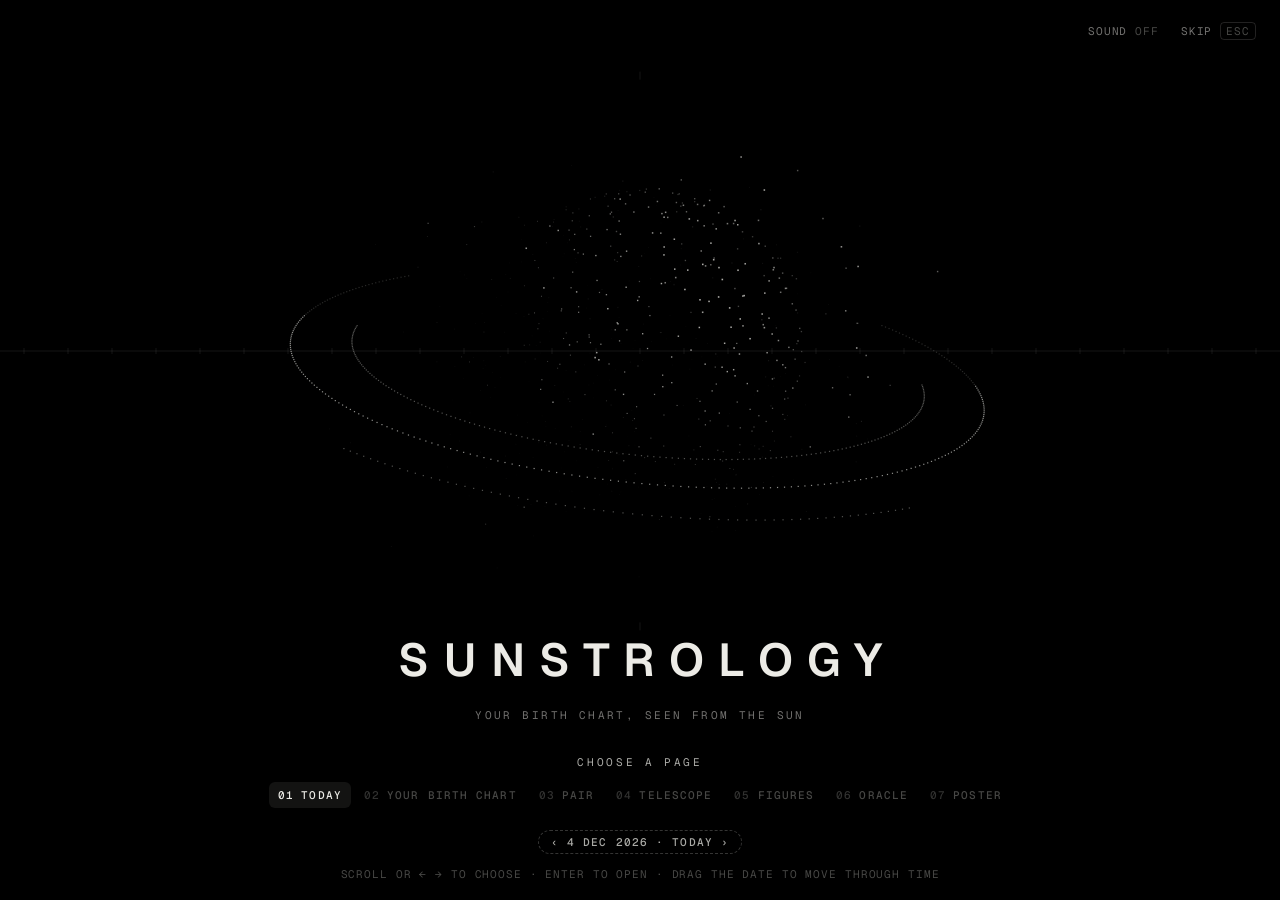
<file: web/index.html>
<!doctype html>
<html lang="en">
<head>
  <meta charset="utf-8">
  <meta name="viewport" content="width=device-width, initial-scale=1, viewport-fit=cover">
  <title>Sunstrology: the sky from the Sun</title>
  <meta name="description" content="A sun-centred birth chart. Real orbital mechanics, seen from the Sun, with Earth as you.">
  <meta name="theme-color" content="#000000">
  <link rel="icon" href="assets/favicon.svg" type="image/svg+xml">
  <link rel="icon" href="assets/favicon-32.png" sizes="32x32" type="image/png">
  <link rel="apple-touch-icon" href="assets/apple-touch-icon.png">
  <meta property="og:type" content="website">
  <meta property="og:title" content="Sunstrology: the sky from the Sun">
  <meta property="og:description" content="A sun-centred birth chart. Real orbital mechanics, seen from the Sun, with Earth as you.">
  <meta property="og:image" content="https://sunstrology.com/assets/link-preview.png">
  <meta property="og:image:width" content="1200">
  <meta property="og:image:height" content="630">
  <meta name="twitter:card" content="summary_large_image">
  <meta name="twitter:image" content="https://sunstrology.com/assets/link-preview.png">
  <link rel="manifest" href="manifest.webmanifest">
  <link rel="preconnect" href="https://fonts.googleapis.com">
  <link rel="preconnect" href="https://fonts.gstatic.com" crossorigin>
  <link href="https://fonts.googleapis.com/css2?family=Geist:wght@400;500;600&family=Geist+Mono:wght@400;500&display=swap" rel="stylesheet">
  <link rel="stylesheet" href="css/tokens.css">
  <link rel="stylesheet" href="css/app.css">
  <script>
    // before anything paints: if the front-door intro is going to play, keep the page hidden so it can't flash first
    try { var h = location.hash; if (!localStorage.getItem('sun.intro') && (!h || h === '#/' || h === '#/sky')) document.documentElement.classList.add('intro-pending'); } catch (e) { }
  </script>
</head>
<body>
<div class="app" id="app">

  <!-- sidebar (desktop) -->
  <aside class="side" id="side">
    <a class="brand" href="#/sky" aria-label="Sunstrology home">
      <span class="brand-mark" id="brandMark"></span>
      <span class="brand-name">SUNSTROLOGY</span>
      <span class="brand-ver">v2.0</span>
    </a>
    <nav class="nav" aria-label="Views">
      <a href="#/sky" data-view="sky"><i data-ico="sky"></i>Today<kbd>1</kbd></a>
      <a href="#/chart" data-view="chart"><i data-ico="chart"></i>Your birth chart<kbd>2</kbd></a>
      <a href="#/pair" data-view="pair"><i data-ico="pair"></i>Pair<kbd>3</kbd></a>
      <a href="#/telescope" data-view="telescope"><i data-ico="scope"></i>Telescope<kbd>4</kbd></a>
      <a href="#/figures" data-view="figures"><i data-ico="figures"></i>Figures<kbd>5</kbd></a>
      <a href="#/oracle" data-view="oracle"><i data-ico="oracle"></i>Oracle<kbd>6</kbd></a>
      <a href="#/poster" data-view="poster"><i data-ico="poster"></i>Poster<kbd>7</kbd></a>
    </nav>
    <div class="side-head"><span>PEOPLE</span><button class="add-bday" id="addPerson" title="Add a birthday"><i data-ico="plus"></i>Add birthday</button></div>
    <ul class="people" id="people"></ul>
    <div class="side-foot">
      <button class="icon-btn" id="themeBtn" title="Light / dark" aria-label="Toggle light and dark"><i data-ico="theme"></i></button>
      <button class="icon-btn" id="aboutBtn" title="About" aria-label="About"><i data-ico="info"></i></button>
      <span class="side-note mono">Kepler-solved · 1800–2050</span>
    </div>
  </aside>

  <!-- top bar (mobile) -->
  <header class="topbar">
    <a class="brand" href="#/sky"><span class="brand-mark" id="brandMarkM"></span><span class="brand-name">SUNSTROLOGY</span></a>
    <button class="icon-btn omenu-open-m" data-act="menu" aria-label="Open the orbit menu"><svg viewBox="0 0 16 16" width="15" height="15" fill="none" stroke="currentColor" stroke-width="1.4" aria-hidden="true"><circle cx="8" cy="8" r="2.2" fill="currentColor" stroke="none"/><ellipse cx="8" cy="8" rx="6.6" ry="2.6" transform="rotate(-12 8 8)"/></svg></button>
    <button class="who" id="whoBtn" aria-label="Switch person"><span class="who-seal" id="whoSeal"></span><span id="whoName">—</span><i data-ico="chev"></i></button>
  </header>

  <main class="main">
    <header class="crumbs">
      <div class="crumb"><span id="crumbPerson">—</span><span class="sep">/</span><span id="crumbView">Today</span></div>
      <div class="crumb-actions" id="crumbActions"><button class="btn btn-sm ghost omenu-open" data-act="menu" title="Orbit menu (M)"><svg viewBox="0 0 16 16" width="15" height="15" fill="none" stroke="currentColor" stroke-width="1.4" aria-hidden="true"><circle cx="8" cy="8" r="2.2" fill="currentColor" stroke="none"/><ellipse cx="8" cy="8" rx="6.6" ry="2.6" transform="rotate(-12 8 8)"/></svg>Menu<kbd>M</kbd></button></div>
    </header>

    <section class="view view-stage" id="stageView">
      <div class="stage" id="stage">
        <canvas id="wheel" aria-label="The solar system seen from the Sun"></canvas>
        <div class="scope" id="scope" hidden>
          <div class="scope-msg mono" id="scopeMsg"></div>
          <div class="scope-pad" id="scopePad" aria-label="Fly">
            <button data-key="KeyW" aria-label="Fly forward"><svg viewBox="0 0 16 16" width="16" height="16" fill="none" stroke="currentColor" stroke-width="1.6" stroke-linecap="round" stroke-linejoin="round"><path d="M4 10l4-4 4 4"/></svg></button>
            <button data-key="KeyS" aria-label="Fly back"><svg viewBox="0 0 16 16" width="16" height="16" fill="none" stroke="currentColor" stroke-width="1.6" stroke-linecap="round" stroke-linejoin="round"><path d="M4 6l4 4 4-4"/></svg></button>
          </div>
        </div>
        <div class="stage-hud tl mono" id="hudTL"></div>
        <div class="stage-hud tr" id="hudTR">
          <div class="seg seg-sm" id="scaleSeg" role="group" aria-label="Distance scale">
            <button data-scale="even" class="on" title="Orbits evenly spaced">even</button><button data-scale="sqrt" title="Square-root distance">√</button><button data-scale="log">log</button><button data-scale="true">true</button>
          </div>
          <div class="layers">
            <button class="chip" id="layersBtn" aria-haspopup="true" aria-expanded="false">Layers</button>
            <div class="layers-menu" id="layersMenu" hidden>
              <div class="layers-style"><span>Style</span><div class="seg seg-sm" id="styleSeg" role="group" aria-label="Drawing style"><button data-style="lines">Lines</button><button data-style="pixels">Pixels</button></div><kbd>P</kbd></div>
              <label><input type="checkbox" data-layer="aspects" checked><span>Aspect lines</span><kbd>L</kbd></label>
              <label><input type="checkbox" data-layer="moons" checked><span>Moons</span></label>
              <label><input type="checkbox" data-layer="wanderers" checked><span>Comets, asteroids, dwarf planets, visitors</span></label>
              <label><input type="checkbox" data-layer="probes" checked><span>Spacecraft</span></label>
              <label><input type="checkbox" data-layer="trails" checked><span>Trails</span></label>
              <label><input type="checkbox" data-layer="retro"><span>Retrograde illusion</span></label>
            </div>
          </div>
        </div>
        <div class="legend mono" id="legend">
          <span><svg width="22" height="6"><line x1="1" y1="3" x2="21" y2="3" stroke="currentColor" stroke-width="1"/></svg>Flow</span>
          <span><svg width="22" height="6"><line x1="1" y1="3" x2="21" y2="3" stroke="currentColor" stroke-width="1.6"/></svg>Friction</span>
          <span><svg width="22" height="6"><line x1="1" y1="3" x2="21" y2="3" stroke="currentColor" stroke-dasharray="5 4"/></svg>Mirror</span>
          <span><svg width="22" height="6"><line x1="1" y1="3" x2="21" y2="3" stroke="currentColor" stroke-dasharray="1 3" stroke-linecap="round"/></svg>Signal</span>
          <span><svg width="10" height="10"><rect x="2.6" y="2.6" width="4.8" height="4.8" transform="rotate(45 5 5)" fill="currentColor"/></svg>Asteroid</span>
          <span><svg width="16" height="8"><line x1="4" y1="4" x2="15" y2="4" stroke="currentColor" stroke-opacity=".5" stroke-width="1.4"/><circle cx="4" cy="4" r="2" fill="currentColor"/></svg>Comet</span>
        </div>
        <div class="zoom" id="zoomBar" role="group" aria-label="Zoom">
          <button id="zoomOut" title="Zoom out (−)" aria-label="Zoom out"><svg viewBox="0 0 16 16" width="14" height="14" fill="none" stroke="currentColor" stroke-width="1.6" stroke-linecap="round"><path d="M3.5 8h9"/></svg></button>
          <span id="zoomVal" class="mono">100%</span>
          <button id="zoomIn" title="Zoom in (+)" aria-label="Zoom in"><svg viewBox="0 0 16 16" width="14" height="14" fill="none" stroke="currentColor" stroke-width="1.6" stroke-linecap="round"><path d="M8 3.5v9M3.5 8h9"/></svg></button>
          <button id="zoomReset" class="mono" title="Reset view (0, or double-click)" hidden>Reset</button>
        </div>
        <button class="add-chip" id="addChip" data-act="add" hidden><i data-ico="plus"></i>Add your birthday</button>
        <div class="tip mono" id="tip" hidden></div>
      </div>
      <aside class="inspector" id="inspector"></aside>
    </section>

    <section class="view view-doc" id="docView" hidden>
      <div class="doc" id="doc"></div>
    </section>

    <!-- time bar: the GODMIX player, for time -->
    <footer class="timebar" id="timebar">
      <div class="tb-left">
        <button class="icon-btn" id="stepBack" title="Back one step (←)" aria-label="Back one step"><i data-ico="prev"></i></button>
        <button class="play" id="playBtn" title="Play (space)" aria-label="Play"><i data-ico="play"></i></button>
        <button class="icon-btn" id="stepFwd" title="Forward one step (→)" aria-label="Forward one step"><i data-ico="next"></i></button>
      </div>
      <div class="tb-date mono" id="tbDate">—</div>
      <div class="tb-track" id="tbTrack">
        <input type="range" id="tbRange" min="0" max="1000" step="0.01" aria-label="Moment in time">
        <div class="tb-marks" id="tbMarks"></div>
      </div>
      <div class="tb-right">
        <div class="seg seg-sm" id="speedSeg" role="group" aria-label="Playback speed">
          <button data-speed="1">day/s</button><button data-speed="30" class="on">month/s</button><button data-speed="365">year/s</button>
        </div>
        <button class="btn btn-sm" id="toBirth">Birth</button>
        <button class="btn btn-sm" id="toNow">Now</button>
      </div>
    </footer>
  </main>

  <!-- tabs (mobile) -->
  <nav class="tabs" aria-label="Views">
    <a href="#/sky" data-view="sky"><i data-ico="sky"></i><span>Today</span></a>
    <a href="#/chart" data-view="chart"><i data-ico="chart"></i><span>Your chart</span></a>
    <a href="#/pair" data-view="pair"><i data-ico="pair"></i><span>Pair</span></a>
    <a href="#/telescope" data-view="telescope"><i data-ico="scope"></i><span>3D</span></a>
    <a href="#/figures" data-view="figures"><i data-ico="figures"></i><span>Figures</span></a>
    <a href="#/oracle" data-view="oracle"><i data-ico="oracle"></i><span>Oracle</span></a>
  </nav>
</div>

<!-- dialogs -->
<dialog class="dlg" id="personDlg">
  <form method="dialog" id="personForm" class="dlg-body">
    <div class="dlg-mark" id="dlgMark"></div>
    <h2 id="personTitle">Your birthday</h2>
    <p class="muted">Everything is computed in your browser and stays on this device.</p>
    <label class="field"><span>Name</span><input name="name" required maxlength="40" placeholder="You" autocomplete="off"></label>
    <div class="row2">
      <label class="field"><span>Date</span><input name="date" type="date" required min="1800-01-01" max="2050-12-31"></label>
      <label class="field"><span>Time</span><input name="time" type="time" value="12:00"></label>
    </div>
    <label class="check"><input type="checkbox" name="unknown"> I don’t know the time (uses noon; Earth moves about half a degree a day, so the station is still right)</label>
    <label class="field"><span>Time zone at birth</span><select name="tz" id="tzSelect"></select></label>
    <div class="dlg-actions">
      <button type="button" class="btn ghost" id="randomBtn">Random sky</button>
      <span class="grow"></span>
      <button type="button" class="btn ghost danger" id="deletePerson" hidden>Delete</button>
      <button type="button" class="btn ghost" id="cancelPerson">Cancel</button>
      <button type="submit" class="btn primary" value="save">Save</button>
    </div>
  </form>
</dialog>

<dialog class="dlg" id="peopleDlg">
  <div class="dlg-body">
    <h2>People</h2>
    <ul class="people" id="peopleM"></ul>
    <div class="dlg-actions"><button class="btn" id="addPersonM">Add a person</button><span class="grow"></span><button class="btn ghost" id="closePeople">Close</button></div>
  </div>
</dialog>

<dialog class="dlg dlg-wide" id="aboutDlg">
  <div class="dlg-body prose">
    <h2>The sky from the Sun</h2>
    <p>Sunstrology computes the solar system at any moment between 1800 and 2050 as seen <b>from the Sun</b>, then treats Earth as you. Your sign is Earth’s <b>station</b>: one of twelve 30° sectors of its orbit, named for the Sun’s own anatomy, from Core to Heliopause.</p>
    <p>The astronomy is real orbital mechanics (JPL Keplerian elements, solved with Kepler’s equation; the Moon from Meeus). The stations, patterns and readings are an invented symbolic layer, and the app keeps the two apart.</p>
    <p>No retrogrades, no houses, no borrowed zodiac. From the Sun, nothing ever moves backward.</p>
    <p class="muted mono">Keys: 1–7 views · space play · ← → step · B birth · N now · L lines · + − 0 zoom · Wheel: scroll to zoom, drag to pan, click a world to pin it, click empty sky for its bearing · Telescope: drag to look, W A S D fly, Q E down / up, shift boost, scroll speed</p>
    <p class="muted">By Kyler Simzer · MIT licence · <a href="https://github.com/kylersimzer/Sunstrology" target="_blank" rel="noopener">source</a> · <a href="classic/">the original almanac (v1)</a></p>
    <div class="dlg-actions"><span class="grow"></span><button class="btn" id="closeAbout">Close</button></div>
  </div>
</dialog>

<div class="toast" id="toast" role="status" aria-live="polite"></div>

<script type="module" src="js/app.js"></script>
</body>
</html>
</file>
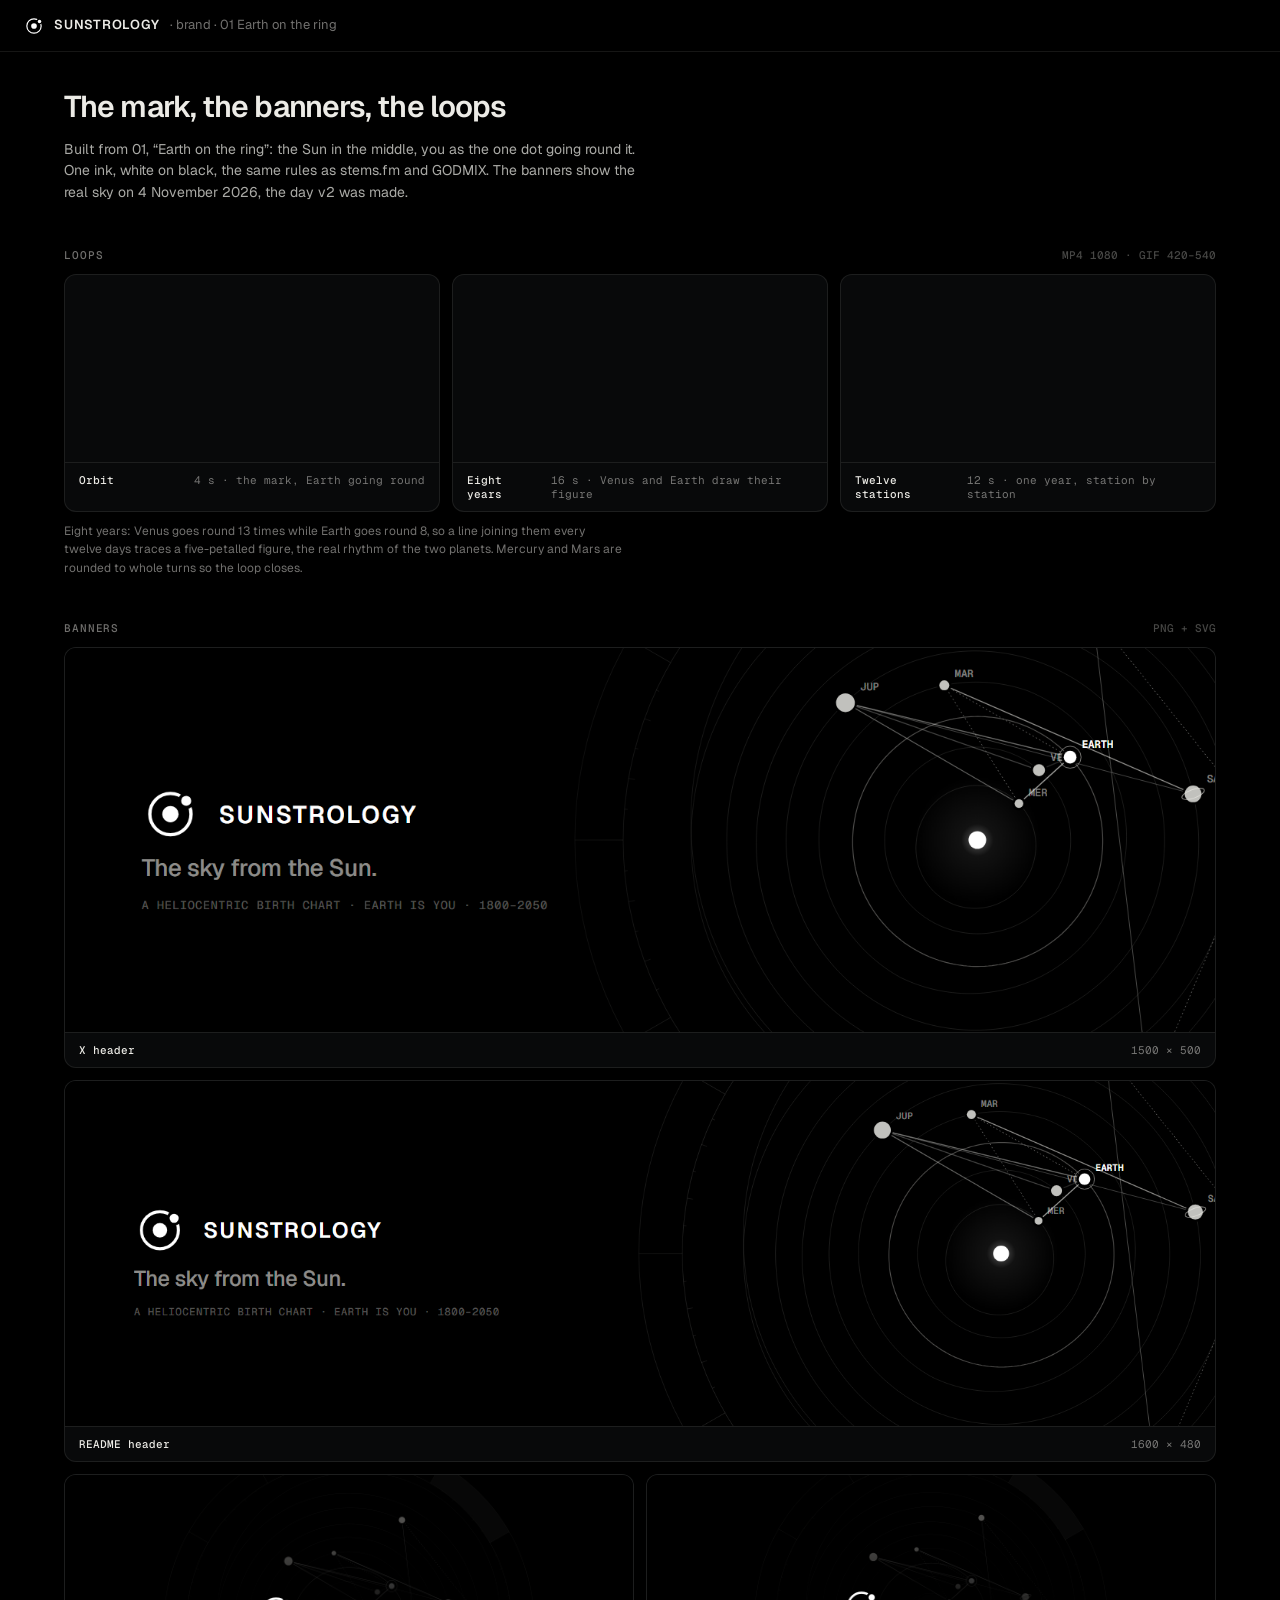
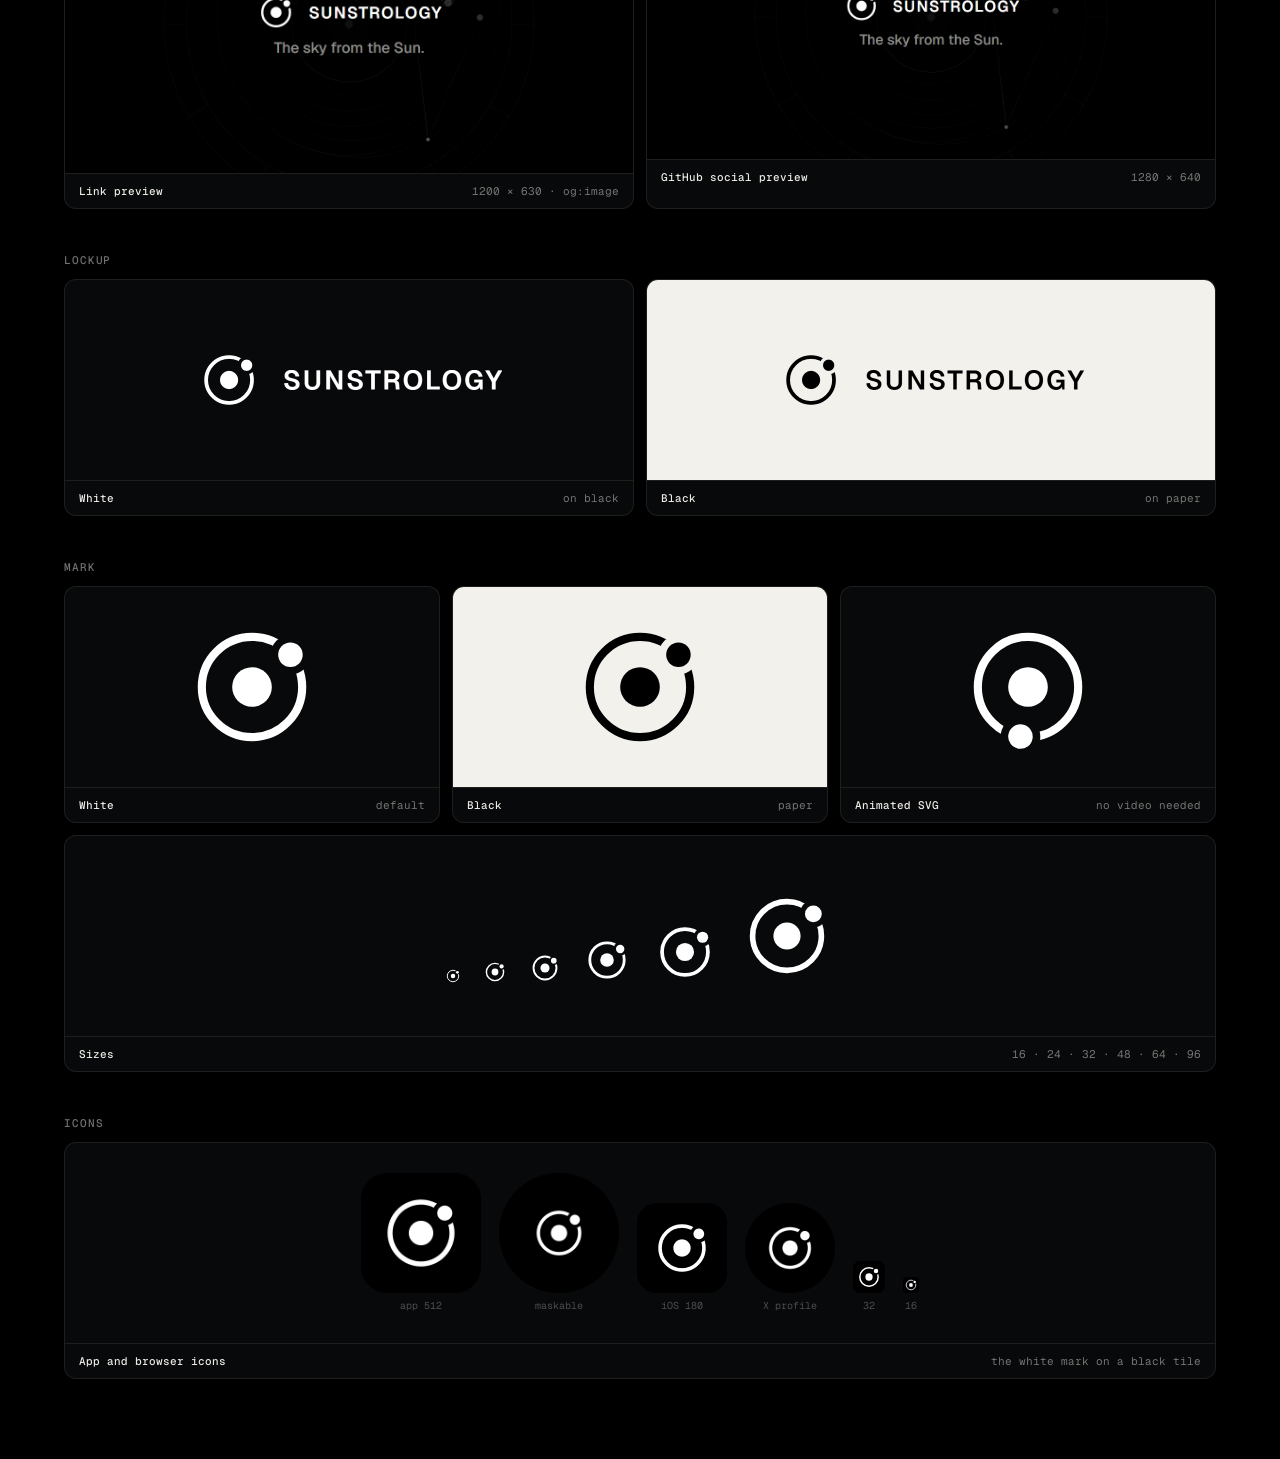
<file: design/brand.html>
<!doctype html>
<html lang="en">
<head>
<meta charset="utf-8">
<meta name="viewport" content="width=device-width, initial-scale=1">
<title>Sunstrology — brand</title>
<link rel="icon" href="final/icons/favicon.svg" type="image/svg+xml">
<link href="https://fonts.googleapis.com/css2?family=Geist:wght@400;500;600&family=Geist+Mono:wght@400;500&display=swap" rel="stylesheet">
<style>
  :root { --ink: 236, 235, 230; --fg: #ecebe6; --fg-2: rgba(var(--ink), .72); --fg-3: rgba(var(--ink), .48); --fg-4: rgba(var(--ink), .3); --line: rgba(var(--ink), .09); --line-2: rgba(var(--ink), .14); --bg-1: #08090a; --bg-2: #0f1011; --paper: #f2f1ec; }
  * { box-sizing: border-box; }
  body { margin: 0; background: #000; color: var(--fg); font: 400 13px/1.55 Geist, Inter, system-ui, sans-serif; -webkit-font-smoothing: antialiased; }
  .mono { font-family: 'Geist Mono', ui-monospace, monospace; }
  header { position: sticky; top: 0; z-index: 5; display: flex; align-items: center; gap: 10px; height: 52px; padding: 0 24px; background: rgba(0,0,0,.82); backdrop-filter: blur(12px); border-bottom: 1px solid var(--line); }
  header img { width: 20px; height: 20px; }
  header b { font-weight: 600; letter-spacing: .06em; }
  header span { color: var(--fg-3); }
  main { max-width: 1200px; margin: 0 auto; padding: 32px 24px 80px; }
  h1 { font-size: 30px; letter-spacing: -.03em; font-weight: 600; margin: 0 0 8px; }
  .lede { color: var(--fg-2); max-width: 64ch; font-size: 14px; margin: 0 0 28px; }
  h2 { font: 500 11px 'Geist Mono', monospace; letter-spacing: .08em; text-transform: uppercase; color: var(--fg-3); margin: 44px 0 12px; display: flex; justify-content: space-between; }
  h2 span { text-transform: none; letter-spacing: 0; color: var(--fg-4); }
  .grid { display: grid; gap: 12px; }
  .g3 { grid-template-columns: repeat(3, minmax(0, 1fr)); }
  .g2 { grid-template-columns: repeat(2, minmax(0, 1fr)); }
  .card { border: 1px solid var(--line); border-radius: 12px; background: var(--bg-1); overflow: hidden; }
  .card .art { display: grid; place-items: center; padding: 28px; min-height: 200px; }
  .card .art.paper { background: var(--paper); }
  .card .meta { display: flex; justify-content: space-between; gap: 12px; padding: 10px 14px; border-top: 1px solid var(--line); font: 400 11px 'Geist Mono', monospace; color: var(--fg-3); }
  .card .meta b { color: var(--fg); font-weight: 500; }
  .card img.full, .card video { display: block; width: 100%; height: auto; }
  .sizes { display: flex; align-items: flex-end; gap: 22px; }
  .icons { display: flex; align-items: flex-end; gap: 18px; flex-wrap: wrap; }
  .icons img { display: block; border-radius: 0; }
  .icons figure { margin: 0; display: grid; gap: 6px; justify-items: center; font: 400 10px 'Geist Mono', monospace; color: var(--fg-4); }
  .note { color: var(--fg-3); font-size: 12px; margin: 10px 0 0; max-width: 70ch; }
  @media (max-width: 860px) { .g3, .g2 { grid-template-columns: 1fr; } main { padding: 24px 16px 60px; } }
</style>
</head>
<body>
<header><img src="final/logo/sunstrology-mark-white.svg" alt=""><b>SUNSTROLOGY</b><span>· brand · 01 Earth on the ring</span></header>
<main>
  <h1>The mark, the banners, the loops</h1>
  <p class="lede">Built from 01, “Earth on the ring”: the Sun in the middle, you as the one dot going round it. One ink, white on black, the same rules as stems.fm and GODMIX. The banners show the real sky on 4 November 2026, the day v2 was made.</p>

  <h2>Loops <span>MP4 1080 · GIF 420–540</span></h2>
  <div class="grid g3">
    <div class="card"><video src="final/loops/sunstrology-loop-orbit.mp4" autoplay loop muted playsinline></video><div class="meta"><b>Orbit</b><span>4 s · the mark, Earth going round</span></div></div>
    <div class="card"><video src="final/loops/sunstrology-loop-eight-years.mp4" autoplay loop muted playsinline></video><div class="meta"><b>Eight years</b><span>16 s · Venus and Earth draw their figure</span></div></div>
    <div class="card"><video src="final/loops/sunstrology-loop-stations.mp4" autoplay loop muted playsinline></video><div class="meta"><b>Twelve stations</b><span>12 s · one year, station by station</span></div></div>
  </div>
  <p class="note">Eight years: Venus goes round 13 times while Earth goes round 8, so a line joining them every twelve days traces a five-petalled figure, the real rhythm of the two planets. Mercury and Mars are rounded to whole turns so the loop closes.</p>

  <h2>Banners <span>PNG + SVG</span></h2>
  <div class="grid">
    <div class="card"><img class="full" src="final/banners/sunstrology-banner-x-1500x500.png" alt="X header"><div class="meta"><b>X header</b><span>1500 × 500</span></div></div>
    <div class="card"><img class="full" src="final/banners/sunstrology-banner-readme-1600x480.png" alt="README header"><div class="meta"><b>README header</b><span>1600 × 480</span></div></div>
  </div>
  <div class="grid g2" style="margin-top:12px">
    <div class="card"><img class="full" src="final/banners/sunstrology-link-preview-1200x630.png" alt="Link preview"><div class="meta"><b>Link preview</b><span>1200 × 630 · og:image</span></div></div>
    <div class="card"><img class="full" src="final/banners/sunstrology-banner-github-1280x640.png" alt="GitHub social preview"><div class="meta"><b>GitHub social preview</b><span>1280 × 640</span></div></div>
  </div>

  <h2>Lockup</h2>
  <div class="grid g2">
    <div class="card"><div class="art"><img src="final/logo/sunstrology-lockup-white-2x.png" width="305" alt="Lockup, white"></div><div class="meta"><b>White</b><span>on black</span></div></div>
    <div class="card"><div class="art paper"><img src="final/logo/sunstrology-lockup-black-2x.png" width="305" alt="Lockup, black"></div><div class="meta"><b>Black</b><span>on paper</span></div></div>
  </div>

  <h2>Mark</h2>
  <div class="grid g3">
    <div class="card"><div class="art"><img src="final/logo/sunstrology-mark-white.svg" width="140" alt=""></div><div class="meta"><b>White</b><span>default</span></div></div>
    <div class="card"><div class="art paper"><img src="final/logo/sunstrology-mark-black.svg" width="140" alt=""></div><div class="meta"><b>Black</b><span>paper</span></div></div>
    <div class="card"><div class="art"><img src="final/loops/sunstrology-mark-orbit.svg" width="140" alt=""></div><div class="meta"><b>Animated SVG</b><span>no video needed</span></div></div>
  </div>
  <div class="card" style="margin-top:12px"><div class="art"><div class="sizes">
    <img src="final/logo/sunstrology-mark-white.svg" width="16" alt=""><img src="final/logo/sunstrology-mark-white.svg" width="24" alt=""><img src="final/logo/sunstrology-mark-white.svg" width="32" alt=""><img src="final/logo/sunstrology-mark-white.svg" width="48" alt=""><img src="final/logo/sunstrology-mark-white.svg" width="64" alt=""><img src="final/logo/sunstrology-mark-white.svg" width="96" alt="">
  </div></div><div class="meta"><b>Sizes</b><span>16 · 24 · 32 · 48 · 64 · 96</span></div></div>

  <h2>Icons</h2>
  <div class="card"><div class="art"><div class="icons">
    <figure><img src="final/icons/icon-512.png" width="120" height="120" alt=""><figcaption>app 512</figcaption></figure>
    <figure><img src="final/icons/icon-512-maskable.png" width="120" height="120" style="border-radius:50%" alt=""><figcaption>maskable</figcaption></figure>
    <figure><img src="final/icons/apple-touch-icon.png" width="90" height="90" style="border-radius:20px" alt=""><figcaption>iOS 180</figcaption></figure>
    <figure><img src="final/icons/x-profile-400x400.png" width="90" height="90" style="border-radius:50%" alt=""><figcaption>X profile</figcaption></figure>
    <figure><img src="final/icons/favicon-32.png" width="32" height="32" alt=""><figcaption>32</figcaption></figure>
    <figure><img src="final/icons/favicon-16.png" width="16" height="16" alt=""><figcaption>16</figcaption></figure>
  </div></div><div class="meta"><b>App and browser icons</b><span>the white mark on a black tile</span></div></div>
</main>
</body>
</html>
</file>
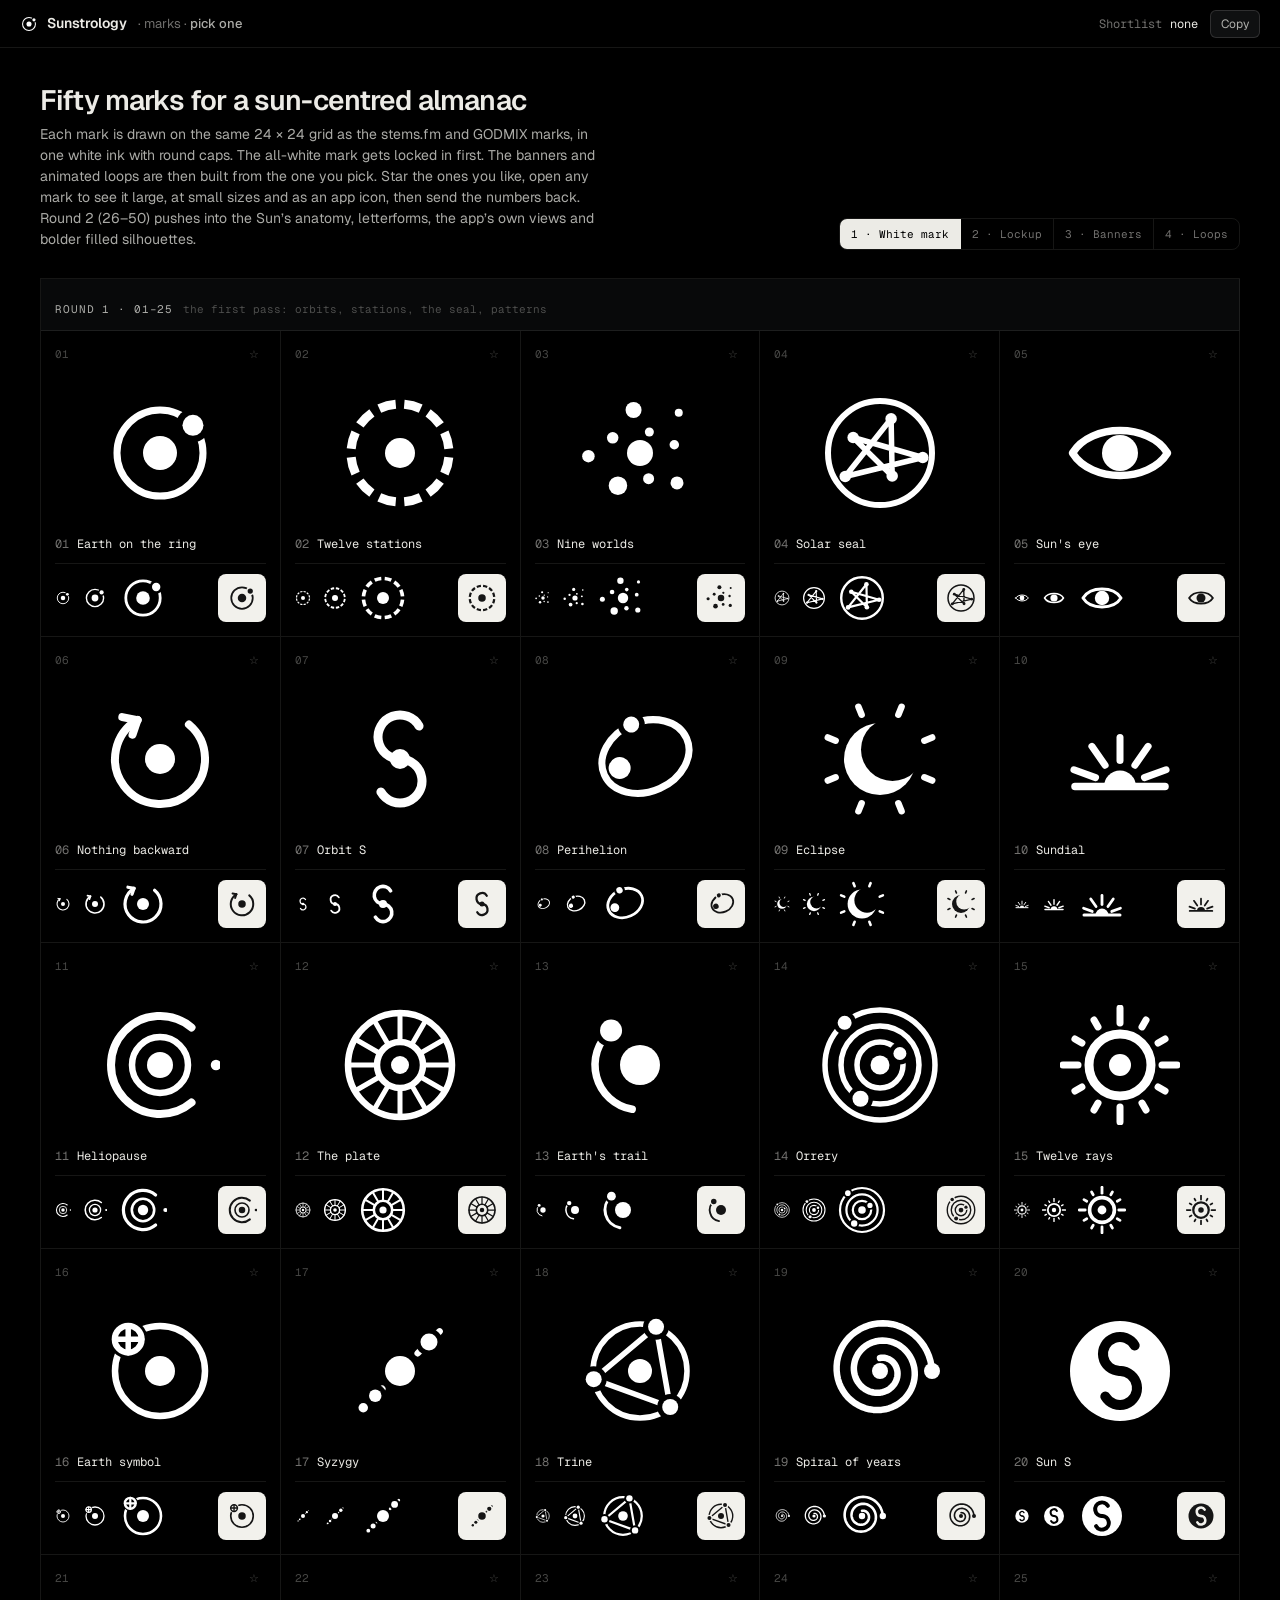
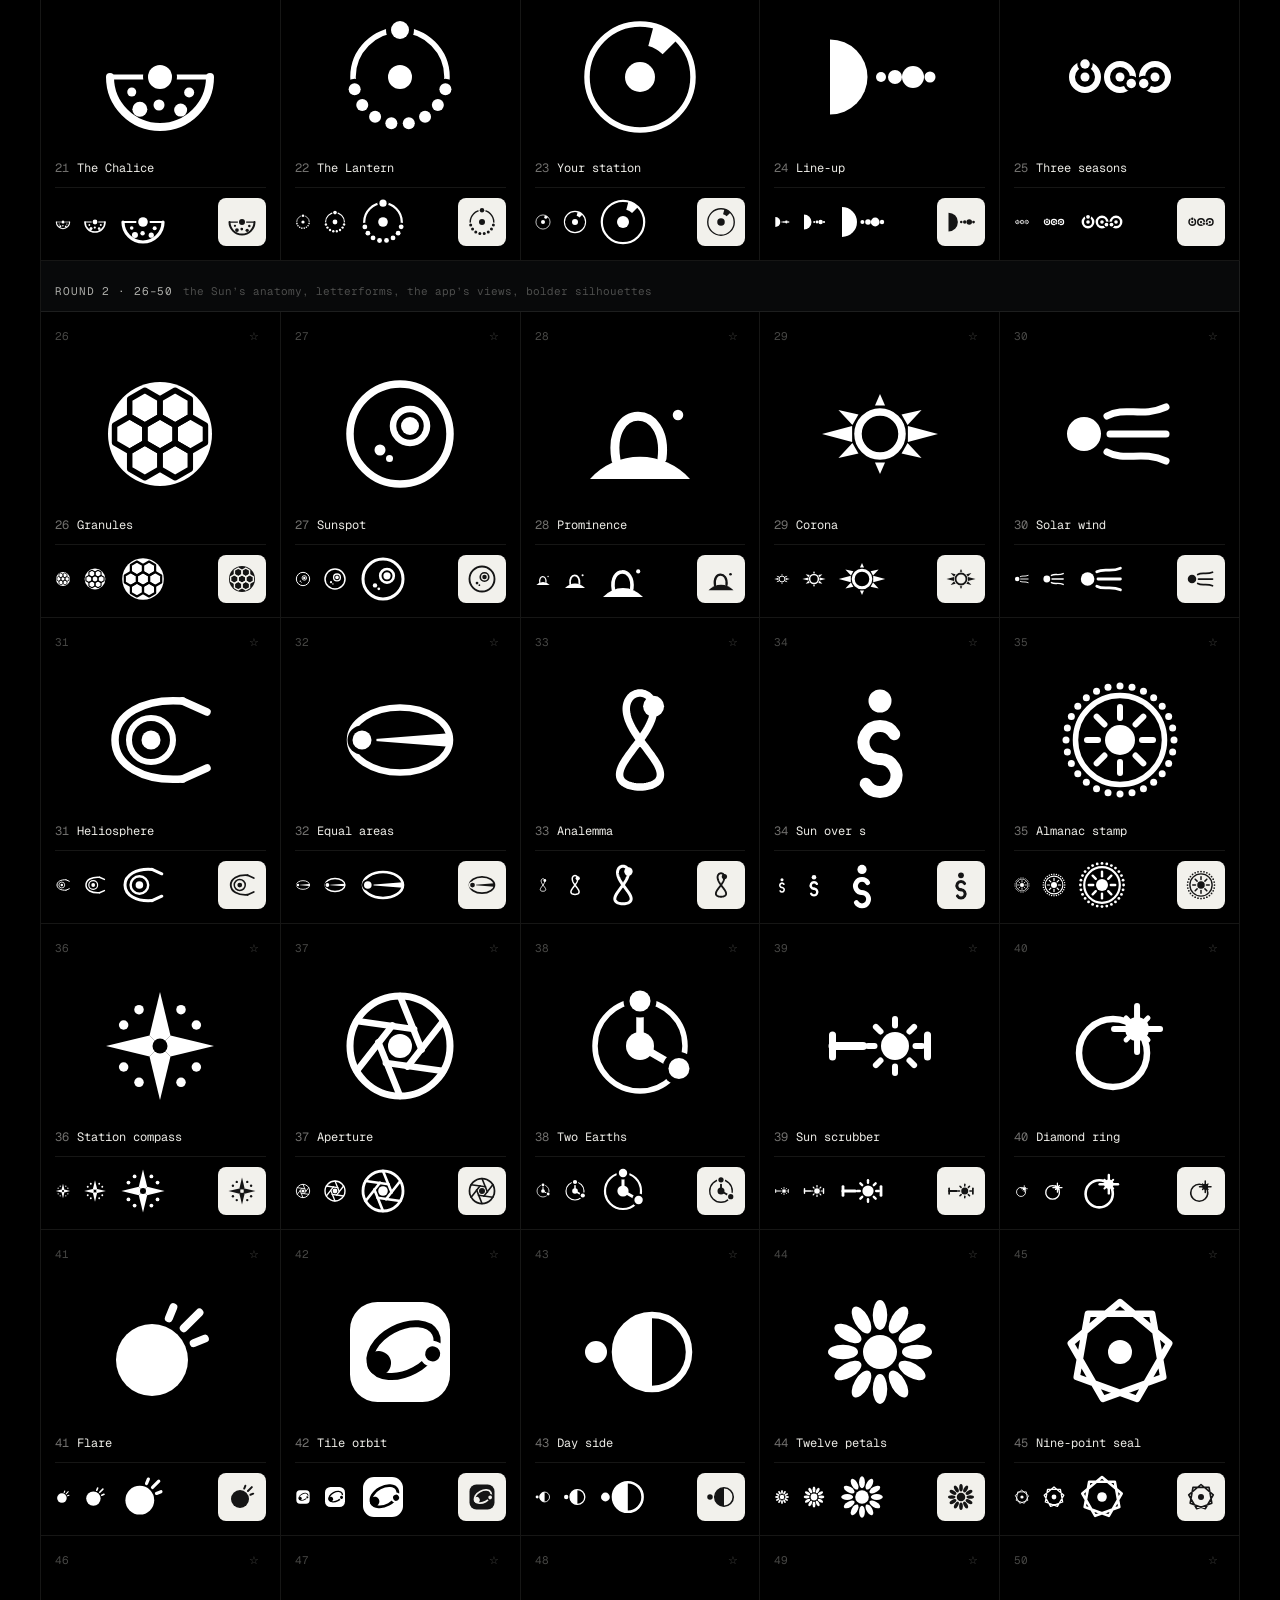
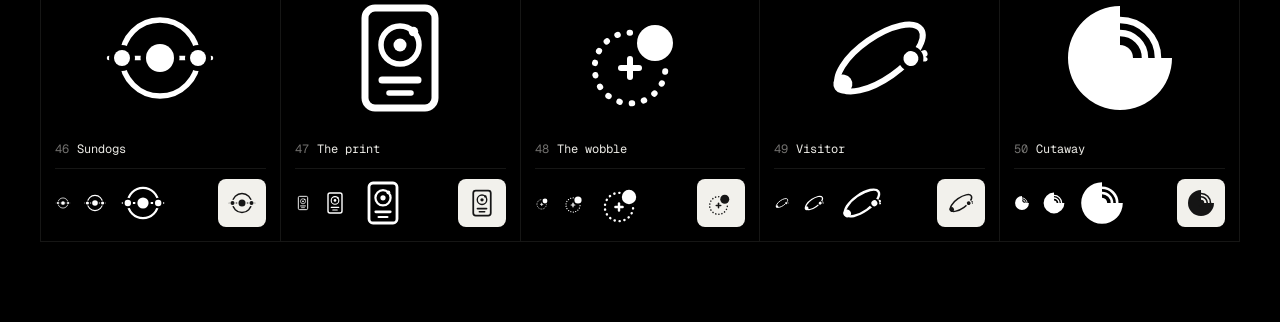
<file: design/logos.html>
<!DOCTYPE html>
<html lang="en">
<head>
<meta charset="utf-8">
<meta name="viewport" content="width=device-width, initial-scale=1">
<title>Sunstrology — 50 marks</title>
<link rel="preconnect" href="https://fonts.googleapis.com">
<link rel="preconnect" href="https://fonts.gstatic.com" crossorigin>
<link href="https://fonts.googleapis.com/css2?family=Geist:wght@400;500;600&family=Geist+Mono:wght@400;500&display=swap" rel="stylesheet">
<style>
/* One visual world, like stems.fm and GODMIX: black, one off-white ink, hairlines. Layout: a sticky bar, a short note, a grid of 50 equal cards in two rounds, and a panel that opens one mark large. */
:root {
  color-scheme: dark;
  --ink: 236, 235, 230;
  --bg: #000;
  --bg-1: #08090a;
  --bg-2: #0f1011;
  --bg-3: #16171a;
  --fg: #ecebe6;
  --fg-2: rgba(var(--ink), 0.72);
  --fg-3: rgba(var(--ink), 0.48);
  --fg-4: rgba(var(--ink), 0.3);
  --line: rgba(var(--ink), 0.09);
  --line-2: rgba(var(--ink), 0.14);
  --line-3: rgba(var(--ink), 0.22);
  --paper: #f2f1ec;
  --paper-ink: #151515;
  --sans: 'Geist', 'Inter', -apple-system, 'Segoe UI', system-ui, sans-serif;
  --mono: 'Geist Mono', ui-monospace, 'SF Mono', 'Cascadia Mono', Consolas, monospace;
  --ease: cubic-bezier(0.23, 1, 0.32, 1);
}
* { box-sizing: border-box; }
html, body { margin: 0; background: var(--bg); color: var(--fg); }
body { font: 13px/1.5 var(--sans); -webkit-font-smoothing: antialiased; }
button { font: inherit; color: inherit; }
:focus-visible { outline: 1.5px solid rgba(255,255,255,.6); outline-offset: 2px; }

header.bar {
  position: sticky; top: 0; z-index: 5; height: 48px; padding: 0 20px;
  display: flex; align-items: center; gap: 12px;
  background: rgba(0,0,0,.82); backdrop-filter: blur(12px); -webkit-backdrop-filter: blur(12px);
  border-bottom: 1px solid var(--line);
}
.brand { display: flex; align-items: center; gap: 9px; font-weight: 600; letter-spacing: -0.01em; font-size: 14px; }
.brand svg { display: block; }
.crumb { color: var(--fg-3); font-size: 13px; white-space: nowrap; overflow: hidden; text-overflow: ellipsis; }
.crumb b { color: var(--fg-2); font-weight: 500; }
.bar .grow { flex: 1; }
.picks { display: flex; align-items: center; gap: 8px; font-family: var(--mono); font-size: 12px; color: var(--fg-3); }
.picks .list { color: var(--fg); }
.btn {
  height: 28px; padding: 0 10px; border-radius: 6px; border: 1px solid var(--line-2); background: var(--bg-2);
  cursor: pointer; font-size: 12px; color: var(--fg-2); display: inline-flex; align-items: center; gap: 6px; white-space: nowrap;
  transition: background .1s, border-color .1s, color .1s;
}
.btn:hover { background: var(--bg-3); color: var(--fg); border-color: var(--line-3); }
.btn[aria-pressed="true"] { background: var(--fg); color: #000; border-color: var(--fg); }

main { max-width: 1240px; margin: 0 auto; padding: 36px 20px 80px; display: grid; gap: 28px; }
.intro { display: grid; grid-template-columns: minmax(0, 1fr) auto; gap: 24px; align-items: end; }
.intro h1 { margin: 0 0 8px; font-size: 28px; font-weight: 600; letter-spacing: -0.03em; line-height: 1.15; text-wrap: balance; }
.intro p { margin: 0; max-width: 62ch; color: var(--fg-2); font-size: 14px; }
.steps { display: flex; gap: 0; font-family: var(--mono); font-size: 11px; color: var(--fg-3); border: 1px solid var(--line); border-radius: 8px; overflow: hidden; }
.steps span { padding: 7px 11px; border-right: 1px solid var(--line); white-space: nowrap; }
.steps span:last-child { border-right: 0; }
.steps .now { color: #000; background: var(--fg); }

.grid { display: grid; grid-template-columns: repeat(auto-fill, minmax(214px, 1fr)); gap: 0; border-top: 1px solid var(--line); border-left: 1px solid var(--line); }
.grid > .card { border-right: 1px solid var(--line) !important; border-bottom: 1px solid var(--line) !important; }
.round { grid-column: 1 / -1; display: flex; align-items: baseline; gap: 10px; padding: 22px 14px 12px; border-right: 1px solid var(--line); border-bottom: 1px solid var(--line); background: var(--bg-1); font-family: var(--mono); font-size: 11px; letter-spacing: .08em; text-transform: uppercase; color: var(--fg-2); }
.round span { color: var(--fg-4); letter-spacing: 0; text-transform: none; }
.card { background: var(--bg); display: grid; grid-template-rows: auto 1fr auto; cursor: pointer; position: relative; transition: background .18s var(--ease); text-align: left; border: 0; padding: 0; }
.card:hover { background: var(--bg-1); }
.card .top { display: flex; align-items: center; justify-content: space-between; padding: 12px 14px 0; font-family: var(--mono); font-size: 11px; color: var(--fg-4); }
.card .star { width: 24px; height: 24px; border-radius: 6px; border: 0; background: none; color: var(--fg-4); cursor: pointer; display: grid; place-items: center; }
.card .star:hover { color: var(--fg); background: var(--bg-3); }
.card .star[aria-pressed="true"] { color: var(--fg); }
.card .hero { display: grid; place-items: center; padding: 26px 0 22px; }
.card .hero svg { width: 120px; height: 120px; display: block; }
.card .meta { padding: 0 14px 14px; display: grid; gap: 10px; }
.card .name { font-family: var(--mono); font-size: 12px; color: var(--fg); display: flex; gap: 8px; }
.card .name i { font-style: normal; color: var(--fg-3); }
.sizes { display: flex; align-items: center; gap: 12px; padding-top: 10px; border-top: 1px solid var(--line); }
.sizes svg { display: block; flex: none; }
.sizes .paper { margin-left: auto; width: 48px; height: 48px; border-radius: 8px; background: var(--paper); display: grid; place-items: center; flex: none; }
.card.picked { background: var(--bg-1); }
.card.picked::after { content: ''; position: absolute; inset: 0; box-shadow: inset 0 0 0 1px var(--line-3); pointer-events: none; }

/* The panel: one mark large. */
.scrim { position: fixed; inset: 0; background: rgba(0,0,0,.66); z-index: 20; display: none; }
.scrim.open { display: block; }
.panel {
  position: fixed; z-index: 21; top: 0; right: 0; height: 100%; width: min(560px, 100%);
  background: var(--bg-1); border-left: 1px solid var(--line-2); display: flex; flex-direction: column;
  transform: translateX(100%); transition: transform .28s var(--ease); visibility: hidden;
}
.panel.open { transform: none; visibility: visible; }
.panel .ph { height: 48px; padding: 0 12px 0 20px; display: flex; align-items: center; gap: 8px; border-bottom: 1px solid var(--line); font-family: var(--mono); font-size: 12px; color: var(--fg-3); }
.panel .ph .grow { flex: 1; }
.panel .body { overflow: auto; padding: 20px; display: grid; gap: 20px; }
.stage { aspect-ratio: 1; border: 1px solid var(--line); border-radius: 12px; display: grid; place-items: center; background: var(--bg); position: relative; overflow: hidden; }
.stage.paper { background: var(--paper); }
.stage svg { width: 62%; height: 62%; display: block; }
.stage .grid24 { position: absolute; inset: 19%; background-image: linear-gradient(var(--line) 1px, transparent 1px), linear-gradient(90deg, var(--line) 1px, transparent 1px); background-size: calc(100% / 24) calc(100% / 24); pointer-events: none; opacity: 0; transition: opacity .18s; }
.stage.paper .grid24 { background-image: linear-gradient(rgba(0,0,0,.08) 1px, transparent 1px), linear-gradient(90deg, rgba(0,0,0,.08) 1px, transparent 1px); }
.stage.show-grid .grid24 { opacity: 1; }
.ptitle { display: grid; gap: 4px; }
.ptitle h2 { margin: 0; font-size: 22px; font-weight: 600; letter-spacing: -0.02em; }
.ptitle p { margin: 0; color: var(--fg-2); font-size: 14px; max-width: 60ch; }
.tools { display: flex; flex-wrap: wrap; gap: 6px; }
.ladder { display: flex; align-items: flex-end; gap: 18px; padding: 16px; border: 1px solid var(--line); border-radius: 12px; flex-wrap: wrap; }
.ladder figure { margin: 0; display: grid; justify-items: center; gap: 6px; font-family: var(--mono); font-size: 10px; color: var(--fg-4); }
.ladder svg { display: block; }
.tiles { display: grid; grid-template-columns: repeat(3, 1fr); gap: 10px; }
.tile { aspect-ratio: 1; border-radius: 22%; display: grid; place-items: center; border: 1px solid var(--line); }
.tile svg { width: 56%; height: 56%; }
.tile.black { background: #000; }
.tile.paper { background: var(--paper); border-color: transparent; }
.tile.round { border-radius: 50%; background: #000; }
.label { font-family: var(--mono); font-size: 11px; color: var(--fg-4); text-transform: uppercase; letter-spacing: 0.06em; }
.toast { position: fixed; bottom: 20px; left: 50%; transform: translateX(-50%); background: var(--fg); color: #000; padding: 7px 12px; border-radius: 8px; font-size: 12px; z-index: 30; opacity: 0; transition: opacity .18s; pointer-events: none; }
.toast.on { opacity: 1; }

/* Orbiting parts turn slowly in the panel when Animate is on. */
.spin { transform-box: view-box; transform-origin: 12px 12px; }
.animate .spin.s1 { animation: orbit 18s linear infinite; }
.animate .spin.s2 { animation: orbit 34s linear infinite; }
.animate .spin.s3 { animation: orbit 60s linear infinite; }
@keyframes orbit { to { transform: rotate(360deg); } }
@media (prefers-reduced-motion: reduce) { .animate .spin { animation: none !important; } .panel { transition: none; } }

@media (max-width: 720px) {
  .intro { grid-template-columns: 1fr; }
  .crumb .hide-sm { display: none; }
  .picks .lab { display: none; }
}
@media (max-width: 480px) {
  header.bar { padding: 0 14px; }
  main { padding: 24px 16px 64px; }
  .grid { grid-template-columns: repeat(2, minmax(0, 1fr)); }
  .card .hero { padding: 16px 0 14px; }
  .card .hero svg { width: 88px; height: 88px; }
  .card .meta { padding: 0 10px 12px; }
  .card .top { padding: 10px 10px 0; }
  .sizes { gap: 8px; }
  .sizes .s48, .sizes .paper { display: none; }
  .intro h1 { font-size: 23px; }
}
</style>
</head>
<body>
<header class="bar">
  <div class="brand" id="brand"></div>
  <div class="crumb"><span class="hide-sm">· marks </span>· <b>pick one</b></div>
  <div class="grow"></div>
  <div class="picks"><span class="lab">Shortlist</span><span class="list" id="pickList">none</span></div>
  <button class="btn" id="copyPicks" type="button">Copy</button>
</header>

<main>
  <section class="intro">
    <div>
      <h1>Fifty marks for a sun-centred almanac</h1>
      <p>Each mark is drawn on the same 24 × 24 grid as the stems.fm and GODMIX marks, in one white ink with round caps. The all-white mark gets locked in first. The banners and animated loops are then built from the one you pick. Star the ones you like, open any mark to see it large, at small sizes and as an app icon, then send the numbers back. Round 2 (26–50) pushes into the Sun’s anatomy, letterforms, the app’s own views and bolder filled silhouettes.</p>
    </div>
    <div class="steps" aria-label="Order of work">
      <span class="now">1 · White mark</span><span>2 · Lockup</span><span>3 · Banners</span><span>4 · Loops</span>
    </div>
  </section>
  <section class="grid" id="grid" aria-label="The 50 marks"></section>
</main>

<div class="scrim" id="scrim"></div>
<aside class="panel" id="panel" aria-hidden="true" aria-label="Mark detail">
  <div class="ph">
    <span id="pNum">01 / 25</span>
    <span class="grow"></span>
    <button class="btn" id="prev" type="button" aria-label="Previous mark">←</button>
    <button class="btn" id="next" type="button" aria-label="Next mark">→</button>
    <button class="btn" id="close" type="button" aria-label="Close">Esc</button>
  </div>
  <div class="body">
    <div class="stage" id="stage"><div class="grid24"></div><div id="stageMark" style="display:contents"></div></div>
    <div class="tools">
      <button class="btn" id="tAnim" type="button" aria-pressed="true">Animate</button>
      <button class="btn" id="tPaper" type="button" aria-pressed="false">On paper</button>
      <button class="btn" id="tGrid" type="button" aria-pressed="false">24 grid</button>
      <button class="btn" id="tStar" type="button" aria-pressed="false">☆ Shortlist</button>
      <button class="btn" id="tCopy" type="button">Copy SVG</button>
    </div>
    <div class="ptitle"><h2 id="pName"></h2><p id="pIdea"></p></div>
    <div>
      <div class="label" style="margin-bottom:8px">Sizes</div>
      <div class="ladder" id="ladder"></div>
    </div>
    <div>
      <div class="label" style="margin-bottom:8px">As an icon</div>
      <div class="tiles" id="tiles"></div>
    </div>
  </div>
</aside>
<div class="toast" id="toast" role="status"></div>

<script>
// 50 candidate marks for Sunstrology (round 1: 01-25, round 2: 26-50), each drawn on a 24 × 24 grid in one ink, the way stems.fm and GODMIX draw theirs.
// A mark is code: draw(ink, bg) returns the SVG body. `bg` is only used to cut a halo round a dot that sits on a line.
// Groups with class "spin s1|s2|s3" are the orbiting parts; logos.html turns them slowly in the preview.

const f = n => +n.toFixed(2);
// A point at `deg` degrees (0 = top, clockwise) on a circle of radius `rad`.
const pt = (cx, cy, rad, deg) => { const a = ((deg - 90) * Math.PI) / 180; return [f(cx + rad * Math.cos(a)), f(cy + rad * Math.sin(a))]; };

const dot = (cx, cy, rad, fill) => `<circle cx="${f(cx)}" cy="${f(cy)}" r="${rad}" fill="${fill}"/>`;
const ring = (cx, cy, rad, w, stroke) => `<circle cx="${f(cx)}" cy="${f(cy)}" r="${rad}" fill="none" stroke="${stroke}" stroke-width="${w}"/>`;
const line = (x1, y1, x2, y2, w, stroke) => `<line x1="${f(x1)}" y1="${f(y1)}" x2="${f(x2)}" y2="${f(y2)}" stroke="${stroke}" stroke-width="${w}" stroke-linecap="round"/>`;
const P = (d, fill) => `<path d="${d}" fill="${fill}"/>`;
const S = (d, w, stroke) => `<path d="${d}" fill="none" stroke="${stroke}" stroke-width="${w}" stroke-linecap="round" stroke-linejoin="round"/>`;
const g = (cls, body) => `<g class="${cls}">${body}</g>`;

// An arc clockwise from `from` degrees through `sweep` degrees.
const arc = (cx, cy, rad, from, sweep, w, stroke, cap = 'round') => {
  const [x0, y0] = pt(cx, cy, rad, from), [x1, y1] = pt(cx, cy, rad, from + sweep);
  return `<path d="M${x0} ${y0}A${rad} ${rad} 0 ${sweep > 180 ? 1 : 0} 1 ${x1} ${y1}" fill="none" stroke="${stroke}" stroke-width="${w}" stroke-linecap="${cap}"/>`;
};
// A ray out from the centre, from radius r0 to r1.
const ray = (cx, cy, r0, r1, deg, w, stroke) => { const [x0, y0] = pt(cx, cy, r0, deg), [x1, y1] = pt(cx, cy, r1, deg); return line(x0, y0, x1, y1, w, stroke); };
// A filled ring segment between radii r0 and r1, from angle a to angle b.
const sector = (cx, cy, r0, r1, a, b, fill) => {
  const [x0, y0] = pt(cx, cy, r1, a), [x1, y1] = pt(cx, cy, r1, b), [x2, y2] = pt(cx, cy, r0, b), [x3, y3] = pt(cx, cy, r0, a);
  return `<path d="M${x0} ${y0}A${r1} ${r1} 0 0 1 ${x1} ${y1}L${x2} ${y2}A${r0} ${r0} 0 0 0 ${x3} ${y3}Z" fill="${fill}"/>`;
};
// A dot with a ring of background cut round it, so it reads where it crosses a line.
const halo = (cx, cy, rad, h, ink, bg) => dot(cx, cy, f(rad + h), bg) + dot(cx, cy, rad, ink);
const haloAt = (rad, deg, size, h, ink, bg) => { const [x, y] = pt(12, 12, rad, deg); return halo(x, y, size, h, ink, bg); };
const dotAt = (rad, deg, size, ink) => { const [x, y] = pt(12, 12, rad, deg); return dot(x, y, size, ink); };

const MARKS = [
  { n: 1, name: 'Earth on the ring', idea: 'The whole idea at its plainest: the Sun in the middle, and you as the one dot going round it.',
    draw: (k, bg) => dot(12, 12, 3.4, k) + ring(12, 12, 8.6, 1.4, k) + g('spin s1', haloAt(8.6, 50, 2.1, 1.3, k, bg)) },

  { n: 2, name: 'Twelve stations', idea: 'The twelve 30° stations, Core to Heliopause, as a broken ring round the Sun.',
    draw: k => dot(12, 12, 3, k) + Array.from({ length: 12 }, (_, i) => arc(12, 12, 9.8, i * 30 + 5, 20, 1.8, k, 'butt')).join('') },

  { n: 3, name: 'Nine worlds', idea: 'The nine worlds unwound from the Sun on a golden-angle spiral, each at its own size.',
    draw: k => dot(12, 12, 2.6, k) + [0.9, 1.1, 1.15, 0.95, 1.85, 1.6, 1.3, 1.25, 0.8].map((s, i) => dotAt(4.6 + i * 0.82, i * 137.5 + 24, s, k)).join('') },

  { n: 4, name: 'Solar seal', idea: 'The seal the app draws for every chart: lines joining where the worlds stood, inside the wheel.',
    draw: k => {
      const v = [[18, 7.2], [96, 8.6], [152, 5.2], [236, 8.4], [300, 6.2]].map(([d, r]) => pt(12, 12, r, d));
      const order = [0, 2, 4, 1, 3, 0];
      return ring(12, 12, 10.4, 1.2, k) + S('M' + order.map(i => v[i].join(' ')).join('L'), 1.1, k) + v.map(([x, y]) => dot(x, y, 1.15, k)).join('');
    } },

  { n: 5, name: "Sun's eye", idea: 'The chart is the view from the Sun: an eye whose pupil is the Sun.',
    draw: k => S('M2.5 12C6.2 6 17.8 6 21.5 12C17.8 18 6.2 18 2.5 12Z', 1.5, k) + dot(12, 12, 3.6, k) },

  { n: 6, name: 'Nothing backward', idea: 'From the Sun nothing is ever retrograde: one orbit, one direction, an arrow that only goes forward.',
    draw: k => {
      const end = 330, [ex, ey] = pt(12, 12, 9, end);
      const t = (end * Math.PI) / 180, dx = Math.cos(t), dy = Math.sin(t);       // clockwise tangent at the end
      const head = s => { const a = Math.atan2(dy, dx) + Math.PI + s * 0.72; return line(ex, ey, ex + 3.1 * Math.cos(a), ey + 3.1 * Math.sin(a), 1.6, k); };
      return dot(12, 12, 3, k) + g('spin s1', arc(12, 12, 9, 40, 290, 1.6, k) + head(1) + head(-1));
    } },

  { n: 7, name: 'Orbit S', idea: 'An S drawn as two half-orbits, with the Sun at the hinge where they meet.',
    draw: (k, bg) => arc(12, 7.6, 4.4, 180, 240, 1.8, k) + arc(12, 16.4, 4.4, 0, 240, 1.8, k) + dot(12, 12, 2, k) },

  { n: 8, name: 'Perihelion', idea: 'A true ellipse with the Sun at its focus, not its centre: the orbit as it really is.',
    draw: (k, bg) => `<g transform="rotate(-24 12 12)">` + `<ellipse cx="13.2" cy="12" rx="9" ry="7" fill="none" stroke="${k}" stroke-width="1.4"/>` + dot(7.54, 12, 2.2, k) + halo(13.2, 5, 1.6, 1.1, k, bg) + `</g>` },

  { n: 9, name: 'Eclipse', idea: 'The Sun with a darker body sliding across it, and the corona showing round the edge.',
    draw: (k, bg) => dot(12, 12, 7.2, k) + dot(14.5, 10.1, 6.3, bg) + Array.from({ length: 8 }, (_, i) => ray(12, 12, 9.6, 11.3, i * 45 + 22.5, 1.3, k)).join('') },

  { n: 10, name: 'Sundial', idea: 'The oldest solar instrument: a horizon, a half Sun and the hour lines fanning out from it.',
    draw: k => line(3, 17.5, 21, 17.5, 1.5, k) + P('M8.8 17.5A3.2 3.2 0 0 1 15.2 17.5Z', k) + [-70, -35, 0, 35, 70].map(d => ray(12, 17.5, 5.2, 9.8, d, 1.4, k)).join('') },

  { n: 11, name: 'Heliopause', idea: "The edge of the Sun's reach, left open on one side, with one traveller already outside it.",
    draw: k => dot(12, 12, 2.6, k) + ring(12, 12, 5.6, 1.3, k) + arc(12, 12, 9.8, 140, 260, 1.6, k) + g('spin s2', dotAt(11.2, 90, 1.05, k)) },

  { n: 12, name: 'The plate', idea: 'The almanac wheel itself: inner and outer rings cut into twelve stations by spokes.',
    draw: k => ring(12, 12, 10.4, 1.3, k) + ring(12, 12, 4.6, 1.3, k) + Array.from({ length: 12 }, (_, i) => ray(12, 12, 4.6, 10.4, i * 30, 1, k)).join('') + dot(12, 12, 1.8, k) },

  { n: 13, name: "Earth's trail", idea: 'Earth leaving a trail as it goes round: a chart is one moment in that motion.',
    draw: (k, bg) => dot(12, 12, 4, k) + g('spin s1', arc(12, 12, 9, 190, 130, 1.5, k) + haloAt(9, 320, 2.2, 1.1, k, bg)) },

  { n: 14, name: 'Orrery', idea: 'Three orbits, three worlds, each at its own setting, like a brass orrery seen from above.',
    draw: (k, bg) => dot(12, 12, 1.9, k) + [[4.6, 1.1], [7.8, 1.1], [11, 1.1]].map(([r, w]) => ring(12, 12, r, w, k)).join('')
      + g('spin s1', haloAt(4.6, 60, 1.3, 0.9, k, bg)) + g('spin s2', haloAt(7.8, 210, 1.6, 0.9, k, bg)) + g('spin s3', haloAt(11, 320, 1.4, 0.9, k, bg)) },

  { n: 15, name: 'Twelve rays', idea: "The astronomer's Sun symbol, ☉, with a ray for each station; the four seasons' rays run longer.",
    draw: k => ring(12, 12, 6.2, 1.8, k) + dot(12, 12, 2.2, k) + Array.from({ length: 12 }, (_, i) => i % 3 ? ray(12, 12, 8.8, 10.4, i * 30, 1.4, k) : ray(12, 12, 8.4, 11.4, i * 30, 1.4, k)).join('') },

  { n: 16, name: 'Earth symbol', idea: 'The old Earth glyph, ⊕, set on its orbit as one planet among the rest.',
    draw: (k, bg) => {
      const [x, y] = pt(12, 12, 9, 315);
      return ring(12, 12, 9, 1.3, k) + dot(12, 12, 3, k) + g('spin s1', dot(x, y, 3.9, bg) + ring(x, y, 2.7, 1.2, k) + line(x - 2.7, y, x + 2.7, y, 1.1, k) + line(x, y - 2.7, x, y + 2.7, 1.1, k));
    } },

  { n: 17, name: 'Syzygy', idea: 'Worlds falling into one straight line through the Sun, the rarest geometry the app looks for.',
    draw: (k, bg) => dot(12, 12, 3, k) + ray(12, 12, 5, 11.2, 45, 1.3, k) + ray(12, 12, 5, 11.2, 225, 1.3, k)
      + haloAt(8.2, 45, 1.7, 1, k, bg) + haloAt(7, 225, 1.25, 1, k, bg) + haloAt(10.4, 225, 0.95, 0.9, k, bg) },

  { n: 18, name: 'Trine', idea: 'Three worlds 120° apart round the Sun: the Flow aspect, the easiest shape in the sky.',
    draw: (k, bg) => {
      const v = [20, 140, 260].map(d => pt(12, 12, 9.4, d));
      return ring(12, 12, 9.4, 1.1, k) + S(`M${v[0].join(' ')}L${v[1].join(' ')}L${v[2].join(' ')}Z`, 1.1, k) + dot(12, 12, 2.4, k) + v.map(([x, y]) => halo(x, y, 1.6, 1, k, bg)).join('');
    } },

  { n: 19, name: 'Spiral of years', idea: 'Every year another turn: a life drawn as one orbit that keeps opening outward.',
    draw: k => {
      const n = 140, turns = 2.25, r0 = 2.6, r1 = 10.4, pts = [];
      for (let i = 0; i <= n; i++) { const t = i / n; pts.push(pt(12, 12, r0 + (r1 - r0) * t, t * turns * 360)); }
      const [ex, ey] = pts[pts.length - 1];
      return dot(12, 12, 1.6, k) + S('M' + pts.map(p => p.join(' ')).join('L'), 1.3, k) + dot(ex, ey, 1.6, k);
    } },

  { n: 20, name: 'Sun S', idea: 'A solid Sun with an S cut through it: the strongest at favicon size.',
    draw: (k, bg) => dot(12, 12, 10, k) + arc(12, 8.6, 3.4, 180, 240, 2, bg) + arc(12, 15.4, 3.4, 0, 240, 2, bg) },

  { n: 21, name: 'The Chalice', idea: 'One of the chart patterns: every world on one half of the sky, held like a bowl.',
    draw: (k, bg) => arc(12, 12, 10, 90, 180, 1.6, k) + line(2, 12, 22, 12, 1, k) + [118, 148, 182, 212, 242].map((d, i) => dotAt([6.6, 7.8, 5.6, 7.6, 6.4][i], d, [1, 1.3, 1.1, 1.5, 0.9][i], k)).join('') + halo(12, 12, 2.4, 1, k, bg) },

  { n: 22, name: 'The Lantern', idea: 'Another pattern: eight worlds gathered on one side and one hanging alone across the Sun.',
    draw: (k, bg) => ring(12, 12, 9.4, 1.1, k) + dot(12, 12, 2.4, k) + Array.from({ length: 8 }, (_, i) => haloAt(9.4, 105 + i * 21.4, 1.2, 0.9, k, bg)).join('') + haloAt(9.4, 0, 1.8, 1, k, bg) },

  { n: 23, name: 'Your station', idea: 'One 30° station filled in on the wheel: your sign as a place, not a constellation.',
    draw: k => ring(12, 12, 10.6, 1.1, k) + sector(12, 12, 6.4, 10.6, 15, 45, k) + dot(12, 12, 3, k) },

  { n: 24, name: 'Line-up', idea: 'The school diagram of the solar system: the Sun cut off at the edge, worlds in a row beside it.',
    draw: k => P('M2 4.5A7.5 7.5 0 0 1 2 19.5Z', k) + dot(12.2, 12, 1, k) + dot(15, 12, 1.4, k) + dot(18.6, 12, 2.2, k) + dot(22, 12, 1.1, k) },

  { n: 25, name: 'Three seasons', idea: "Kin to GODMIX's three dials: three small orbits with Earth at three points of the year.",
    draw: (k, bg) => [[5, 0], [12, 120], [19, 240]].map(([x, d]) => { const [ex, ey] = pt(x, 12, 2.6, d); return ring(x, 12, 2.6, 1.2, k) + dot(x, 12, 0.9, k) + halo(ex, ey, 0.95, 0.6, k, bg); }).join('') },

  // ---------- Round 2 ----------

  { n: 26, name: 'Granules', idea: "The Sun's surface boils in cells: a solid disc cut into the honeycomb of granulation.",
    draw: (k, bg) => {
      const hex = (cx, cy) => S('M' + Array.from({ length: 6 }, (_, j) => pt(cx, cy, 3.5, j * 60).join(' ')).join('L') + 'Z', 1.1, bg);
      return dot(12, 12, 10.4, k) + hex(12, 12) + Array.from({ length: 6 }, (_, i) => { const [x, y] = pt(12, 12, 6.06, 30 + i * 60); return hex(x, y); }).join('');
    } },

  { n: 27, name: 'Sunspot', idea: 'The Sun as an outline with one dark spot on it: the umbra, its penumbra round it, and a small companion.',
    draw: k => ring(12, 12, 10, 1.5, k) + ring(14, 10.4, 3.4, 1.3, k) + dot(14, 10.4, 1.8, k) + dot(8, 15.2, 1.1, k) + dot(9.9, 16.9, 0.7, k) },

  { n: 28, name: 'Prominence', idea: 'A loop of fire held above the limb of the Sun, with a fragment thrown clear.',
    draw: k => P('M2 21A13.45 13.45 0 0 1 22 21Z', k) + S('M7.2 17.2C5.2 5.6 17.8 5.6 16.4 16.9', 1.8, k) + dot(19.6, 8.2, 1.05, k) },

  { n: 29, name: 'Corona', idea: 'The crown only seen in totality: a dark disc with streamers, longest along the equator.',
    draw: k => {
      const petal = (d, tip, half) => { const a = pt(12, 12, 5.8, d - half), b = pt(12, 12, 5.8, d + half), t = pt(12, 12, tip, d); return P(`M${a.join(' ')}L${t.join(' ')}L${b.join(' ')}Z`, k); };
      return ring(12, 12, 4.4, 1.5, k) + [[90, 11.6, 16], [270, 11.6, 16], [60, 9.6, 12], [120, 9.6, 12], [240, 9.6, 12], [300, 9.6, 12], [0, 8, 10], [180, 8, 10]].map(([d, t, h]) => petal(d, t, h)).join('');
    } },

  { n: 30, name: 'Solar wind', idea: 'The wind that never stops leaving: streamlines pouring off the Sun toward everything else.',
    draw: k => dot(4.8, 12, 3.4, k) + S('M10 12H21.2', 1.4, k) + S('M9.4 8.4C13 6.4 16.4 8.8 21.2 6.6', 1.4, k) + S('M9.4 15.6C13 17.6 16.4 15.2 21.2 17.4', 1.4, k) },

  { n: 31, name: 'Heliosphere', idea: "The Sun's bubble as it really flies: a blunt nose into interstellar space and a long open tail.",
    draw: k => S('M16.5 4.2C8.6 3.6 3 7 3 12C3 17 8.6 20.4 16.5 19.8', 1.5, k) + line(16.5, 4.2, 21.4, 6.4, 1.5, k) + line(16.5, 19.8, 21.4, 17.6, 1.5, k) + ring(10.2, 12, 4.4, 1.2, k) + dot(10.2, 12, 1.9, k) },

  { n: 32, name: 'Equal areas', idea: "Kepler's second law: in equal times an orbit sweeps equal areas, short and wide near the Sun, long and thin far away.",
    draw: (k, bg) => `<ellipse cx="12" cy="12" rx="10" ry="6.5" fill="none" stroke="${k}" stroke-width="1.3"/>`
      + P('M4.4 12L3.34 8.75A10 6.5 0 0 0 3.34 15.25Z', k) + P('M4.4 12L21.78 10.65A10 6.5 0 0 1 21.78 13.35Z', k) + halo(4.4, 12, 1.9, 1, k, bg) },

  { n: 33, name: 'Analemma', idea: "Where the Sun stands at noon over one year: the figure of eight that Earth's tilt and ellipse draw together.",
    draw: (k, bg) => {
      const at = t => [f(12 + 3.4 * Math.sin(2 * t) * (1 - 0.28 * Math.sin(t))), f(12 - 9.4 * Math.sin(t))];
      const pts = Array.from({ length: 121 }, (_, i) => at(i / 120 * 2 * Math.PI));
      const [sx, sy] = at(0.8);
      return S('M' + pts.map(p => p.join(' ')).join('L') + 'Z', 1.5, k) + dot(sx, sy, 2.1, k);
    } },

  { n: 34, name: 'Sun over s', idea: 'A lowercase s drawn as two half-orbits, with the Sun sitting over it like the dot of an i.',
    draw: k => dot(12, 4.2, 2.3, k) + arc(12, 12.5, 3.3, 180, 240, 2.4, k) + arc(12, 19.1, 3.3, 0, 240, 2.4, k) },

  { n: 35, name: 'Almanac stamp', idea: 'A franked seal for the almanac: a perforated edge round a small rayed Sun.',
    draw: k => Array.from({ length: 28 }, (_, i) => dotAt(10.8, i * (360 / 28), 0.7, k)).join('') + ring(12, 12, 8.9, 1.1, k) + dot(12, 12, 3, k) + Array.from({ length: 8 }, (_, i) => ray(12, 12, 4.4, 6.6, i * 45, 1.2, k)).join('') },

  { n: 36, name: 'Station compass', idea: 'A compass rose made of the stations: four long points for the seasons, eight dots for the rest.',
    draw: (k, bg) => [0, 90, 180, 270].map(d => `<path d="M12 1.2L14.1 9.9L12 12L9.9 9.9Z" fill="${k}" transform="rotate(${d} 12 12)"/>`).join('')
      + [30, 60, 120, 150, 210, 240, 300, 330].map(d => dotAt(8.4, d, 0.95, k)).join('') + dot(12, 12, 1.5, bg) },

  { n: 37, name: 'Aperture', idea: 'A lens opening onto the Sun: the app as an instrument you look through.',
    draw: k => ring(12, 12, 10, 1.4, k) + Array.from({ length: 6 }, (_, i) => { const [x0, y0] = pt(12, 12, 10, i * 60), [x1, y1] = pt(12, 12, 4.4, i * 60 + 100); return line(x0, y0, x1, y1, 1.3, k); }).join('') + dot(12, 12, 2.4, k) },

  { n: 38, name: 'Two Earths', idea: 'The Pair view: two people as two Earths on one orbit, and the angle between them measured at the Sun.',
    draw: (k, bg) => ring(12, 12, 9, 1.1, k) + dot(12, 12, 2.8, k) + ray(12, 12, 2, 7, 0, 1.5, k) + ray(12, 12, 2, 7, 120, 1.5, k) + haloAt(9, 0, 2.1, 1.2, k, bg) + haloAt(9, 120, 2.1, 1.2, k, bg) },

  { n: 39, name: 'Sun scrubber', idea: 'The time bar: the Sun is the thumb you drag through two and a half centuries.',
    draw: k => line(2.5, 9.8, 2.5, 14.2, 1.4, k) + line(21.5, 9.8, 21.5, 14.2, 1.4, k) + line(2.5, 12, 8.6, 12, 1.6, k) + dot(15, 12, 2.8, k) + Array.from({ length: 8 }, (_, i) => ray(15, 12, 4.1, 5.4, i * 45, 1.2, k)).join('') },

  { n: 40, name: 'Diamond ring', idea: 'The last bead of sunlight at the edge of an eclipse, flaring like a stone on a ring.',
    draw: k => {
      const [bx, by] = pt(10.6, 13.4, 6.8, 45);
      return ring(10.6, 13.4, 6.8, 1.3, k) + dot(bx, by, 2.4, k) + [0, 90, 180, 270].map(d => ray(bx, by, 2, 4.6, d, 1.2, k)).join('') + [45, 135, 225, 315].map(d => ray(bx, by, 2, 3.1, d, 1, k)).join('');
    } },

  { n: 41, name: 'Flare', idea: 'Stored energy released all at once: a burst thrown off one edge of the Sun.',
    draw: k => dot(10.4, 13.6, 7.2, k) + [[22, 11.4], [45, 13.4], [68, 11.4]].map(([d, r]) => ray(10.4, 13.6, 9, r, d, 1.6, k)).join('')  },

  { n: 42, name: 'Tile orbit', idea: "A solid app tile with a tilted orbit cut out of it, the Sun at its focus: built for an app icon.",
    draw: (k, bg) => `<rect x="2" y="2" width="20" height="20" rx="5.5" fill="${k}"/>` + `<g transform="rotate(-28 12 12)"><ellipse cx="12.8" cy="12" rx="7.2" ry="4.6" fill="none" stroke="${bg}" stroke-width="1.4"/>` + dot(7.25, 12, 2.4, bg) + halo(17.6, 15.4, 1.5, 1.1, bg, k) + `</g>` },

  { n: 43, name: 'Day side', idea: "From the Sun you only ever see Earth's day side: the half of you that faces the light.",
    draw: k => dot(3.2, 12, 2.2, k) + ring(14.4, 12, 7.4, 1.3, k) + P('M14.4 4.6A7.4 7.4 0 0 0 14.4 19.4Z', k) },

  { n: 44, name: 'Twelve petals', idea: 'The twelve stations as petals round the Sun: a flower that is also a calendar.',
    draw: k => Array.from({ length: 12 }, (_, i) => `<ellipse cx="12" cy="4.6" rx="1.45" ry="3" fill="${k}" transform="rotate(${i * 30} 12 12)"/>`).join('') + dot(12, 12, 3.4, k) },

  { n: 45, name: 'Nine-point seal', idea: 'The seal made regular: one unbroken line through nine points, one for each world, round the Sun.',
    draw: k => { const v = Array.from({ length: 9 }, (_, i) => pt(12, 12, 10, i * 40)); const order = [0, 2, 4, 6, 8, 1, 3, 5, 7]; return S('M' + order.map(i => v[i].join(' ')).join('L') + 'Z', 1.3, k) + dot(12, 12, 2.4, k); } },

  { n: 46, name: 'Sundogs', idea: 'Solar weather you can see: the halo round the Sun and the two bright sundogs sitting on it.',
    draw: (k, bg) => line(1.8, 12, 22.2, 12, 0.9, k) + ring(12, 12, 7.6, 1.1, k) + halo(12, 12, 2.8, 1.1, k, bg) + halo(4.4, 12, 1.6, 1, k, bg) + halo(19.6, 12, 1.6, 1, k, bg) },

  { n: 47, name: 'The print', idea: 'The Poster view as a mark: a portrait print with a wheel at the top and its caption below.',
    draw: k => `<rect x="5" y="2" width="14" height="20" rx="2" fill="none" stroke="${k}" stroke-width="1.4"/>` + ring(12, 9.4, 3.8, 1.1, k) + dot(12, 9.4, 1.3, k) + dot(...pt(12, 9.4, 3.8, 45), 0.95, k) + line(8.4, 16.4, 15.6, 16.4, 1.4, k) + line(9.8, 19, 14.2, 19, 1.1, k) },

  { n: 48, name: 'The wobble', idea: 'The Sun is not quite the centre: it circles the balance point of the system, marked with a cross.',
    draw: (k, bg) => arc(10, 14, 7.07, 75, 300, 1.2, k).replace('/>', ' stroke-dasharray="0.1 2.4"/>') + line(10, 12.2, 10, 15.8, 1.2, k) + line(8.2, 14, 11.8, 14, 1.2, k) + halo(15, 9, 3.6, 1, k, bg) },

  { n: 49, name: 'Visitor', idea: 'A comet on its long ellipse, grazing the Sun, its tail always pointing away from it.',
    draw: (k, bg) => `<g transform="rotate(-35 12 12)"><ellipse cx="12" cy="12" rx="10" ry="4.2" fill="none" stroke="${k}" stroke-width="1.2"/>` + dot(2.93, 12, 1.9, k)
      + line(17, 15.64, 19.71, 16.34, 1.4, k) + line(17, 15.64, 19.3, 17.4, 0.9, k) + halo(17, 15.64, 1.5, 1, k, bg) + `</g>` },

  { n: 50, name: 'Cutaway', idea: "The Sun's anatomy as a diagram: a quarter cut away to show the layers from the Core outward.",
    draw: k => { const [rx, ry] = pt(12, 12, 10.4, 90); return P(`M12 12L${rx} ${ry}A10.4 10.4 0 1 1 12 1.6Z`, k) + arc(12, 12, 7.6, 0, 90, 1.3, k, 'butt') + arc(12, 12, 5, 0, 90, 1.3, k, 'butt') + dot(12, 12, 2.6, k); } },
];

// The whole SVG for one mark.
function markSVG(m, { ink = '#ffffff', bg = '#000000', size = 24, cls = '' } = {}) {
  return `<svg xmlns="http://www.w3.org/2000/svg" viewBox="0 0 24 24" width="${size}" height="${size}" fill="none"${cls ? ` class="${cls}"` : ''}>${m.draw(ink, bg)}</svg>`;
}


(() => {
  const $ = id => document.getElementById(id);
  const pad = n => String(n).padStart(2, '0');
  const W = { ink: '#ffffff', bg: '#000000' };
  const PAPER = { ink: '#151515', bg: '#f2f1ec' };
  let picks = [];
  try { picks = JSON.parse(localStorage.getItem('sun-marks-picks') || '[]'); } catch (e) {}
  const save = () => { try { localStorage.setItem('sun-marks-picks', JSON.stringify(picks)); } catch (e) {} };

  $('brand').innerHTML = markSVG(MARKS[0], { ...W, size: 18 }) + '<span>Sunstrology</span>';

  // The grid.
  const ROUNDS = { 1: ['Round 1 · 01–25', 'the first pass: orbits, stations, the seal, patterns'], 26: ['Round 2 · 26–50', 'the Sun’s anatomy, letterforms, the app’s views, bolder silhouettes'] };
  $('grid').innerHTML = MARKS.map((m, i) => (ROUNDS[m.n] ? `<div class="round">${ROUNDS[m.n][0]}<span>${ROUNDS[m.n][1]}</span></div>` : '') + `
    <div class="card" role="button" tabindex="0" data-i="${i}" aria-label="${pad(m.n)} ${m.name}">
      <div class="top"><span>${pad(m.n)}</span><button class="star" type="button" data-star="${m.n}" aria-pressed="false" aria-label="Shortlist ${m.name}">☆</button></div>
      <div class="hero">${markSVG(m, { ...W, size: 120 })}</div>
      <div class="meta">
        <div class="name"><i>${pad(m.n)}</i>${m.name}</div>
        <div class="sizes">${markSVG(m, { ...W, size: 16 })}${markSVG(m, { ...W, size: 24 })}${markSVG(m, { ...W, size: 48, cls: 's48' })}<span class="paper">${markSVG(m, { ...PAPER, size: 30 })}</span></div>
      </div>
    </div>`).join('');

  function renderPicks() {
    picks.sort((a, b) => a - b);
    $('pickList').textContent = picks.length ? picks.map(pad).join(', ') : 'none';
    document.querySelectorAll('[data-star]').forEach(b => {
      const on = picks.includes(+b.dataset.star);
      b.setAttribute('aria-pressed', on); b.textContent = on ? '★' : '☆';
      b.closest('.card').classList.toggle('picked', on);
    });
    if (cur != null) { const on = picks.includes(MARKS[cur].n); $('tStar').setAttribute('aria-pressed', on); $('tStar').textContent = on ? '★ Shortlisted' : '☆ Shortlist'; }
  }
  const toggle = n => { picks = picks.includes(n) ? picks.filter(x => x !== n) : [...picks, n]; save(); renderPicks(); };

  // The panel.
  let cur = null;
  const opts = { anim: true, paper: false, grid: false };
  function show(i) {
    cur = (i + MARKS.length) % MARKS.length;
    const m = MARKS[cur], c = opts.paper ? PAPER : W;
    $('pNum').textContent = `${pad(m.n)} / ${MARKS.length}`;
    $('pName').textContent = m.name;
    $('pIdea').textContent = m.idea;
    $('stageMark').innerHTML = markSVG(m, { ...c, size: 320, cls: opts.anim ? 'animate' : '' });
    $('stage').classList.toggle('paper', opts.paper);
    $('stage').classList.toggle('show-grid', opts.grid);
    $('ladder').innerHTML = [12, 16, 20, 24, 32, 48, 64].map(s => `<figure>${markSVG(m, { ...W, size: s })}<figcaption>${s}</figcaption></figure>`).join('');
    $('tiles').innerHTML = `<div class="tile black">${markSVG(m, W)}</div><div class="tile paper">${markSVG(m, PAPER)}</div><div class="tile round">${markSVG(m, W)}</div>`;
    renderPicks();
  }
  function open(i) { show(i); $('panel').classList.add('open'); $('scrim').classList.add('open'); $('panel').setAttribute('aria-hidden', 'false'); $('close').focus(); }
  function close() { $('panel').classList.remove('open'); $('scrim').classList.remove('open'); $('panel').setAttribute('aria-hidden', 'true'); const c = document.querySelector(`.card[data-i="${cur}"]`); cur = null; c && c.focus(); }

  $('grid').addEventListener('click', e => {
    const s = e.target.closest('[data-star]');
    if (s) { e.stopPropagation(); toggle(+s.dataset.star); return; }
    const c = e.target.closest('.card'); if (c) open(+c.dataset.i);
  });
  $('grid').addEventListener('keydown', e => {
    const c = e.target.closest('.card'); if (!c || e.target.closest('[data-star]')) return;
    if (e.key === 'Enter' || e.key === ' ') { e.preventDefault(); open(+c.dataset.i); }
  });
  $('scrim').onclick = close; $('close').onclick = close;
  $('prev').onclick = () => show(cur - 1); $('next').onclick = () => show(cur + 1);
  document.addEventListener('keydown', e => {
    if (cur == null) return;
    if (e.key === 'Escape') close();
    if (e.key === 'ArrowLeft') show(cur - 1);
    if (e.key === 'ArrowRight') show(cur + 1);
  });
  const flip = (id, key) => $(id).onclick = () => { opts[key] = !opts[key]; $(id).setAttribute('aria-pressed', opts[key]); show(cur); };
  flip('tAnim', 'anim'); flip('tPaper', 'paper'); flip('tGrid', 'grid');
  $('tStar').onclick = () => toggle(MARKS[cur].n);

  const toast = t => { const el = $('toast'); el.textContent = t; el.classList.add('on'); clearTimeout(toast.t); toast.t = setTimeout(() => el.classList.remove('on'), 1600); };
  async function copy(text, done) { try { await navigator.clipboard.writeText(text); toast(done); } catch (e) { toast('Copy was blocked by the browser'); } }
  $('tCopy').onclick = () => copy(markSVG(MARKS[cur], W), `Copied the SVG for ${pad(MARKS[cur].n)}`);
  $('copyPicks').onclick = () => copy(picks.length ? 'Sunstrology marks shortlist: ' + picks.map(n => `${pad(n)} ${MARKS[n - 1].name}`).join(', ') : 'Sunstrology marks: no shortlist yet', picks.length ? 'Shortlist copied' : 'Nothing starred yet');

  renderPicks();
})();
</script>
</body>
</html>
</file>
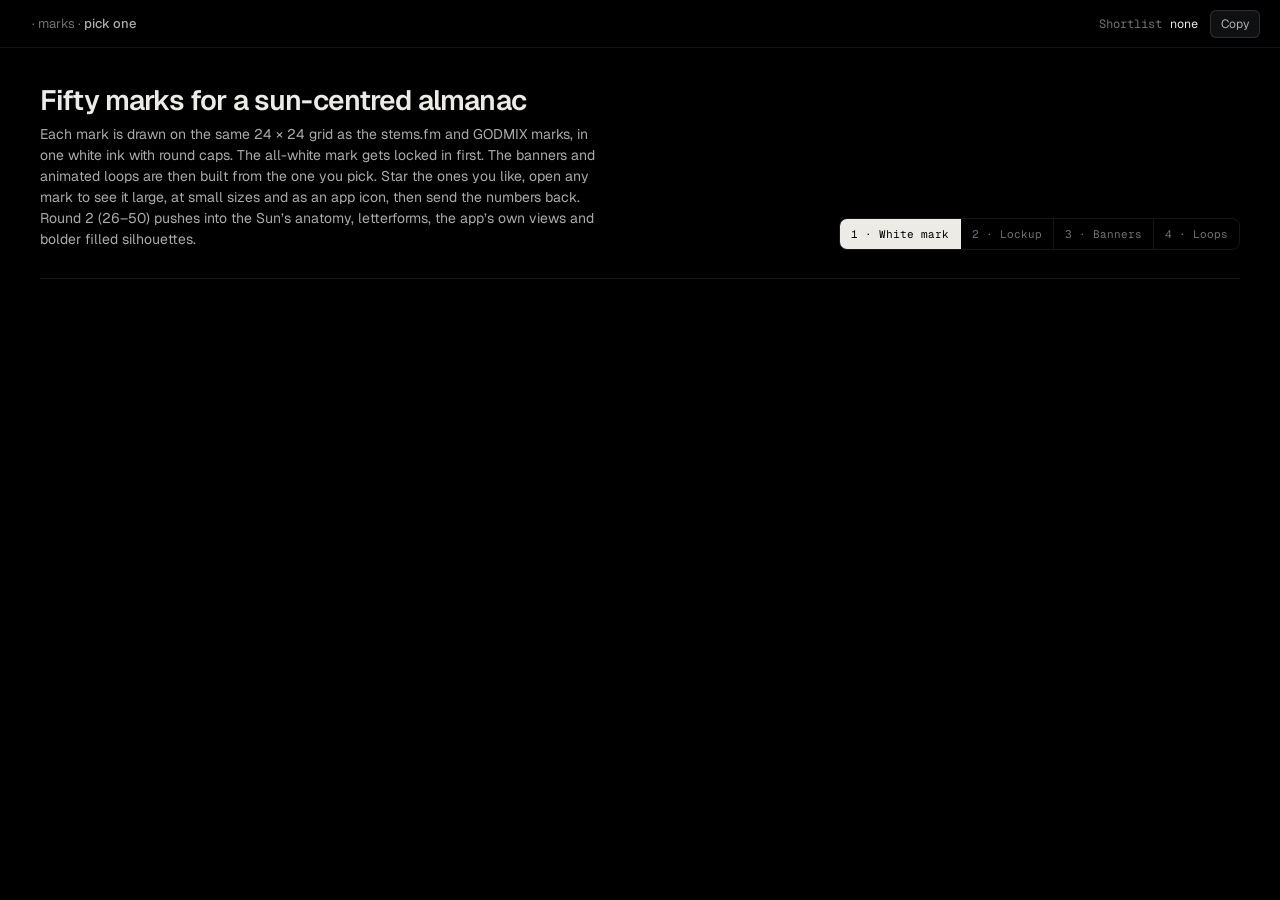
<file: design/logos.template.html>
<!DOCTYPE html>
<html lang="en">
<head>
<meta charset="utf-8">
<meta name="viewport" content="width=device-width, initial-scale=1">
<title>Sunstrology — 50 marks</title>
<link rel="preconnect" href="https://fonts.googleapis.com">
<link rel="preconnect" href="https://fonts.gstatic.com" crossorigin>
<link href="https://fonts.googleapis.com/css2?family=Geist:wght@400;500;600&family=Geist+Mono:wght@400;500&display=swap" rel="stylesheet">
<style>
/* One visual world, like stems.fm and GODMIX: black, one off-white ink, hairlines. Layout: a sticky bar, a short note, a grid of 50 equal cards in two rounds, and a panel that opens one mark large. */
:root {
  color-scheme: dark;
  --ink: 236, 235, 230;
  --bg: #000;
  --bg-1: #08090a;
  --bg-2: #0f1011;
  --bg-3: #16171a;
  --fg: #ecebe6;
  --fg-2: rgba(var(--ink), 0.72);
  --fg-3: rgba(var(--ink), 0.48);
  --fg-4: rgba(var(--ink), 0.3);
  --line: rgba(var(--ink), 0.09);
  --line-2: rgba(var(--ink), 0.14);
  --line-3: rgba(var(--ink), 0.22);
  --paper: #f2f1ec;
  --paper-ink: #151515;
  --sans: 'Geist', 'Inter', -apple-system, 'Segoe UI', system-ui, sans-serif;
  --mono: 'Geist Mono', ui-monospace, 'SF Mono', 'Cascadia Mono', Consolas, monospace;
  --ease: cubic-bezier(0.23, 1, 0.32, 1);
}
* { box-sizing: border-box; }
html, body { margin: 0; background: var(--bg); color: var(--fg); }
body { font: 13px/1.5 var(--sans); -webkit-font-smoothing: antialiased; }
button { font: inherit; color: inherit; }
:focus-visible { outline: 1.5px solid rgba(255,255,255,.6); outline-offset: 2px; }

header.bar {
  position: sticky; top: 0; z-index: 5; height: 48px; padding: 0 20px;
  display: flex; align-items: center; gap: 12px;
  background: rgba(0,0,0,.82); backdrop-filter: blur(12px); -webkit-backdrop-filter: blur(12px);
  border-bottom: 1px solid var(--line);
}
.brand { display: flex; align-items: center; gap: 9px; font-weight: 600; letter-spacing: -0.01em; font-size: 14px; }
.brand svg { display: block; }
.crumb { color: var(--fg-3); font-size: 13px; white-space: nowrap; overflow: hidden; text-overflow: ellipsis; }
.crumb b { color: var(--fg-2); font-weight: 500; }
.bar .grow { flex: 1; }
.picks { display: flex; align-items: center; gap: 8px; font-family: var(--mono); font-size: 12px; color: var(--fg-3); }
.picks .list { color: var(--fg); }
.btn {
  height: 28px; padding: 0 10px; border-radius: 6px; border: 1px solid var(--line-2); background: var(--bg-2);
  cursor: pointer; font-size: 12px; color: var(--fg-2); display: inline-flex; align-items: center; gap: 6px; white-space: nowrap;
  transition: background .1s, border-color .1s, color .1s;
}
.btn:hover { background: var(--bg-3); color: var(--fg); border-color: var(--line-3); }
.btn[aria-pressed="true"] { background: var(--fg); color: #000; border-color: var(--fg); }

main { max-width: 1240px; margin: 0 auto; padding: 36px 20px 80px; display: grid; gap: 28px; }
.intro { display: grid; grid-template-columns: minmax(0, 1fr) auto; gap: 24px; align-items: end; }
.intro h1 { margin: 0 0 8px; font-size: 28px; font-weight: 600; letter-spacing: -0.03em; line-height: 1.15; text-wrap: balance; }
.intro p { margin: 0; max-width: 62ch; color: var(--fg-2); font-size: 14px; }
.steps { display: flex; gap: 0; font-family: var(--mono); font-size: 11px; color: var(--fg-3); border: 1px solid var(--line); border-radius: 8px; overflow: hidden; }
.steps span { padding: 7px 11px; border-right: 1px solid var(--line); white-space: nowrap; }
.steps span:last-child { border-right: 0; }
.steps .now { color: #000; background: var(--fg); }

.grid { display: grid; grid-template-columns: repeat(auto-fill, minmax(214px, 1fr)); gap: 0; border-top: 1px solid var(--line); border-left: 1px solid var(--line); }
.grid > .card { border-right: 1px solid var(--line) !important; border-bottom: 1px solid var(--line) !important; }
.round { grid-column: 1 / -1; display: flex; align-items: baseline; gap: 10px; padding: 22px 14px 12px; border-right: 1px solid var(--line); border-bottom: 1px solid var(--line); background: var(--bg-1); font-family: var(--mono); font-size: 11px; letter-spacing: .08em; text-transform: uppercase; color: var(--fg-2); }
.round span { color: var(--fg-4); letter-spacing: 0; text-transform: none; }
.card { background: var(--bg); display: grid; grid-template-rows: auto 1fr auto; cursor: pointer; position: relative; transition: background .18s var(--ease); text-align: left; border: 0; padding: 0; }
.card:hover { background: var(--bg-1); }
.card .top { display: flex; align-items: center; justify-content: space-between; padding: 12px 14px 0; font-family: var(--mono); font-size: 11px; color: var(--fg-4); }
.card .star { width: 24px; height: 24px; border-radius: 6px; border: 0; background: none; color: var(--fg-4); cursor: pointer; display: grid; place-items: center; }
.card .star:hover { color: var(--fg); background: var(--bg-3); }
.card .star[aria-pressed="true"] { color: var(--fg); }
.card .hero { display: grid; place-items: center; padding: 26px 0 22px; }
.card .hero svg { width: 120px; height: 120px; display: block; }
.card .meta { padding: 0 14px 14px; display: grid; gap: 10px; }
.card .name { font-family: var(--mono); font-size: 12px; color: var(--fg); display: flex; gap: 8px; }
.card .name i { font-style: normal; color: var(--fg-3); }
.sizes { display: flex; align-items: center; gap: 12px; padding-top: 10px; border-top: 1px solid var(--line); }
.sizes svg { display: block; flex: none; }
.sizes .paper { margin-left: auto; width: 48px; height: 48px; border-radius: 8px; background: var(--paper); display: grid; place-items: center; flex: none; }
.card.picked { background: var(--bg-1); }
.card.picked::after { content: ''; position: absolute; inset: 0; box-shadow: inset 0 0 0 1px var(--line-3); pointer-events: none; }

/* The panel: one mark large. */
.scrim { position: fixed; inset: 0; background: rgba(0,0,0,.66); z-index: 20; display: none; }
.scrim.open { display: block; }
.panel {
  position: fixed; z-index: 21; top: 0; right: 0; height: 100%; width: min(560px, 100%);
  background: var(--bg-1); border-left: 1px solid var(--line-2); display: flex; flex-direction: column;
  transform: translateX(100%); transition: transform .28s var(--ease); visibility: hidden;
}
.panel.open { transform: none; visibility: visible; }
.panel .ph { height: 48px; padding: 0 12px 0 20px; display: flex; align-items: center; gap: 8px; border-bottom: 1px solid var(--line); font-family: var(--mono); font-size: 12px; color: var(--fg-3); }
.panel .ph .grow { flex: 1; }
.panel .body { overflow: auto; padding: 20px; display: grid; gap: 20px; }
.stage { aspect-ratio: 1; border: 1px solid var(--line); border-radius: 12px; display: grid; place-items: center; background: var(--bg); position: relative; overflow: hidden; }
.stage.paper { background: var(--paper); }
.stage svg { width: 62%; height: 62%; display: block; }
.stage .grid24 { position: absolute; inset: 19%; background-image: linear-gradient(var(--line) 1px, transparent 1px), linear-gradient(90deg, var(--line) 1px, transparent 1px); background-size: calc(100% / 24) calc(100% / 24); pointer-events: none; opacity: 0; transition: opacity .18s; }
.stage.paper .grid24 { background-image: linear-gradient(rgba(0,0,0,.08) 1px, transparent 1px), linear-gradient(90deg, rgba(0,0,0,.08) 1px, transparent 1px); }
.stage.show-grid .grid24 { opacity: 1; }
.ptitle { display: grid; gap: 4px; }
.ptitle h2 { margin: 0; font-size: 22px; font-weight: 600; letter-spacing: -0.02em; }
.ptitle p { margin: 0; color: var(--fg-2); font-size: 14px; max-width: 60ch; }
.tools { display: flex; flex-wrap: wrap; gap: 6px; }
.ladder { display: flex; align-items: flex-end; gap: 18px; padding: 16px; border: 1px solid var(--line); border-radius: 12px; flex-wrap: wrap; }
.ladder figure { margin: 0; display: grid; justify-items: center; gap: 6px; font-family: var(--mono); font-size: 10px; color: var(--fg-4); }
.ladder svg { display: block; }
.tiles { display: grid; grid-template-columns: repeat(3, 1fr); gap: 10px; }
.tile { aspect-ratio: 1; border-radius: 22%; display: grid; place-items: center; border: 1px solid var(--line); }
.tile svg { width: 56%; height: 56%; }
.tile.black { background: #000; }
.tile.paper { background: var(--paper); border-color: transparent; }
.tile.round { border-radius: 50%; background: #000; }
.label { font-family: var(--mono); font-size: 11px; color: var(--fg-4); text-transform: uppercase; letter-spacing: 0.06em; }
.toast { position: fixed; bottom: 20px; left: 50%; transform: translateX(-50%); background: var(--fg); color: #000; padding: 7px 12px; border-radius: 8px; font-size: 12px; z-index: 30; opacity: 0; transition: opacity .18s; pointer-events: none; }
.toast.on { opacity: 1; }

/* Orbiting parts turn slowly in the panel when Animate is on. */
.spin { transform-box: view-box; transform-origin: 12px 12px; }
.animate .spin.s1 { animation: orbit 18s linear infinite; }
.animate .spin.s2 { animation: orbit 34s linear infinite; }
.animate .spin.s3 { animation: orbit 60s linear infinite; }
@keyframes orbit { to { transform: rotate(360deg); } }
@media (prefers-reduced-motion: reduce) { .animate .spin { animation: none !important; } .panel { transition: none; } }

@media (max-width: 720px) {
  .intro { grid-template-columns: 1fr; }
  .crumb .hide-sm { display: none; }
  .picks .lab { display: none; }
}
@media (max-width: 480px) {
  header.bar { padding: 0 14px; }
  main { padding: 24px 16px 64px; }
  .grid { grid-template-columns: repeat(2, minmax(0, 1fr)); }
  .card .hero { padding: 16px 0 14px; }
  .card .hero svg { width: 88px; height: 88px; }
  .card .meta { padding: 0 10px 12px; }
  .card .top { padding: 10px 10px 0; }
  .sizes { gap: 8px; }
  .sizes .s48, .sizes .paper { display: none; }
  .intro h1 { font-size: 23px; }
}
</style>
</head>
<body>
<header class="bar">
  <div class="brand" id="brand"></div>
  <div class="crumb"><span class="hide-sm">· marks </span>· <b>pick one</b></div>
  <div class="grow"></div>
  <div class="picks"><span class="lab">Shortlist</span><span class="list" id="pickList">none</span></div>
  <button class="btn" id="copyPicks" type="button">Copy</button>
</header>

<main>
  <section class="intro">
    <div>
      <h1>Fifty marks for a sun-centred almanac</h1>
      <p>Each mark is drawn on the same 24 × 24 grid as the stems.fm and GODMIX marks, in one white ink with round caps. The all-white mark gets locked in first. The banners and animated loops are then built from the one you pick. Star the ones you like, open any mark to see it large, at small sizes and as an app icon, then send the numbers back. Round 2 (26–50) pushes into the Sun’s anatomy, letterforms, the app’s own views and bolder filled silhouettes.</p>
    </div>
    <div class="steps" aria-label="Order of work">
      <span class="now">1 · White mark</span><span>2 · Lockup</span><span>3 · Banners</span><span>4 · Loops</span>
    </div>
  </section>
  <section class="grid" id="grid" aria-label="The 50 marks"></section>
</main>

<div class="scrim" id="scrim"></div>
<aside class="panel" id="panel" aria-hidden="true" aria-label="Mark detail">
  <div class="ph">
    <span id="pNum">01 / 25</span>
    <span class="grow"></span>
    <button class="btn" id="prev" type="button" aria-label="Previous mark">←</button>
    <button class="btn" id="next" type="button" aria-label="Next mark">→</button>
    <button class="btn" id="close" type="button" aria-label="Close">Esc</button>
  </div>
  <div class="body">
    <div class="stage" id="stage"><div class="grid24"></div><div id="stageMark" style="display:contents"></div></div>
    <div class="tools">
      <button class="btn" id="tAnim" type="button" aria-pressed="true">Animate</button>
      <button class="btn" id="tPaper" type="button" aria-pressed="false">On paper</button>
      <button class="btn" id="tGrid" type="button" aria-pressed="false">24 grid</button>
      <button class="btn" id="tStar" type="button" aria-pressed="false">☆ Shortlist</button>
      <button class="btn" id="tCopy" type="button">Copy SVG</button>
    </div>
    <div class="ptitle"><h2 id="pName"></h2><p id="pIdea"></p></div>
    <div>
      <div class="label" style="margin-bottom:8px">Sizes</div>
      <div class="ladder" id="ladder"></div>
    </div>
    <div>
      <div class="label" style="margin-bottom:8px">As an icon</div>
      <div class="tiles" id="tiles"></div>
    </div>
  </div>
</aside>
<div class="toast" id="toast" role="status"></div>

<script>
/*MARKS*/
(() => {
  const $ = id => document.getElementById(id);
  const pad = n => String(n).padStart(2, '0');
  const W = { ink: '#ffffff', bg: '#000000' };
  const PAPER = { ink: '#151515', bg: '#f2f1ec' };
  let picks = [];
  try { picks = JSON.parse(localStorage.getItem('sun-marks-picks') || '[]'); } catch (e) {}
  const save = () => { try { localStorage.setItem('sun-marks-picks', JSON.stringify(picks)); } catch (e) {} };

  $('brand').innerHTML = markSVG(MARKS[0], { ...W, size: 18 }) + '<span>Sunstrology</span>';

  // The grid.
  const ROUNDS = { 1: ['Round 1 · 01–25', 'the first pass: orbits, stations, the seal, patterns'], 26: ['Round 2 · 26–50', 'the Sun’s anatomy, letterforms, the app’s views, bolder silhouettes'] };
  $('grid').innerHTML = MARKS.map((m, i) => (ROUNDS[m.n] ? `<div class="round">${ROUNDS[m.n][0]}<span>${ROUNDS[m.n][1]}</span></div>` : '') + `
    <div class="card" role="button" tabindex="0" data-i="${i}" aria-label="${pad(m.n)} ${m.name}">
      <div class="top"><span>${pad(m.n)}</span><button class="star" type="button" data-star="${m.n}" aria-pressed="false" aria-label="Shortlist ${m.name}">☆</button></div>
      <div class="hero">${markSVG(m, { ...W, size: 120 })}</div>
      <div class="meta">
        <div class="name"><i>${pad(m.n)}</i>${m.name}</div>
        <div class="sizes">${markSVG(m, { ...W, size: 16 })}${markSVG(m, { ...W, size: 24 })}${markSVG(m, { ...W, size: 48, cls: 's48' })}<span class="paper">${markSVG(m, { ...PAPER, size: 30 })}</span></div>
      </div>
    </div>`).join('');

  function renderPicks() {
    picks.sort((a, b) => a - b);
    $('pickList').textContent = picks.length ? picks.map(pad).join(', ') : 'none';
    document.querySelectorAll('[data-star]').forEach(b => {
      const on = picks.includes(+b.dataset.star);
      b.setAttribute('aria-pressed', on); b.textContent = on ? '★' : '☆';
      b.closest('.card').classList.toggle('picked', on);
    });
    if (cur != null) { const on = picks.includes(MARKS[cur].n); $('tStar').setAttribute('aria-pressed', on); $('tStar').textContent = on ? '★ Shortlisted' : '☆ Shortlist'; }
  }
  const toggle = n => { picks = picks.includes(n) ? picks.filter(x => x !== n) : [...picks, n]; save(); renderPicks(); };

  // The panel.
  let cur = null;
  const opts = { anim: true, paper: false, grid: false };
  function show(i) {
    cur = (i + MARKS.length) % MARKS.length;
    const m = MARKS[cur], c = opts.paper ? PAPER : W;
    $('pNum').textContent = `${pad(m.n)} / ${MARKS.length}`;
    $('pName').textContent = m.name;
    $('pIdea').textContent = m.idea;
    $('stageMark').innerHTML = markSVG(m, { ...c, size: 320, cls: opts.anim ? 'animate' : '' });
    $('stage').classList.toggle('paper', opts.paper);
    $('stage').classList.toggle('show-grid', opts.grid);
    $('ladder').innerHTML = [12, 16, 20, 24, 32, 48, 64].map(s => `<figure>${markSVG(m, { ...W, size: s })}<figcaption>${s}</figcaption></figure>`).join('');
    $('tiles').innerHTML = `<div class="tile black">${markSVG(m, W)}</div><div class="tile paper">${markSVG(m, PAPER)}</div><div class="tile round">${markSVG(m, W)}</div>`;
    renderPicks();
  }
  function open(i) { show(i); $('panel').classList.add('open'); $('scrim').classList.add('open'); $('panel').setAttribute('aria-hidden', 'false'); $('close').focus(); }
  function close() { $('panel').classList.remove('open'); $('scrim').classList.remove('open'); $('panel').setAttribute('aria-hidden', 'true'); const c = document.querySelector(`.card[data-i="${cur}"]`); cur = null; c && c.focus(); }

  $('grid').addEventListener('click', e => {
    const s = e.target.closest('[data-star]');
    if (s) { e.stopPropagation(); toggle(+s.dataset.star); return; }
    const c = e.target.closest('.card'); if (c) open(+c.dataset.i);
  });
  $('grid').addEventListener('keydown', e => {
    const c = e.target.closest('.card'); if (!c || e.target.closest('[data-star]')) return;
    if (e.key === 'Enter' || e.key === ' ') { e.preventDefault(); open(+c.dataset.i); }
  });
  $('scrim').onclick = close; $('close').onclick = close;
  $('prev').onclick = () => show(cur - 1); $('next').onclick = () => show(cur + 1);
  document.addEventListener('keydown', e => {
    if (cur == null) return;
    if (e.key === 'Escape') close();
    if (e.key === 'ArrowLeft') show(cur - 1);
    if (e.key === 'ArrowRight') show(cur + 1);
  });
  const flip = (id, key) => $(id).onclick = () => { opts[key] = !opts[key]; $(id).setAttribute('aria-pressed', opts[key]); show(cur); };
  flip('tAnim', 'anim'); flip('tPaper', 'paper'); flip('tGrid', 'grid');
  $('tStar').onclick = () => toggle(MARKS[cur].n);

  const toast = t => { const el = $('toast'); el.textContent = t; el.classList.add('on'); clearTimeout(toast.t); toast.t = setTimeout(() => el.classList.remove('on'), 1600); };
  async function copy(text, done) { try { await navigator.clipboard.writeText(text); toast(done); } catch (e) { toast('Copy was blocked by the browser'); } }
  $('tCopy').onclick = () => copy(markSVG(MARKS[cur], W), `Copied the SVG for ${pad(MARKS[cur].n)}`);
  $('copyPicks').onclick = () => copy(picks.length ? 'Sunstrology marks shortlist: ' + picks.map(n => `${pad(n)} ${MARKS[n - 1].name}`).join(', ') : 'Sunstrology marks: no shortlist yet', picks.length ? 'Shortlist copied' : 'Nothing starred yet');

  renderPicks();
})();
</script>
</body>
</html>
</file>
<file: web/css/tokens.css>
/* Sunstrology design tokens. Same rules as stems.fm and GODMIX: black, one off-white ink, Geist and Geist Mono,
   finished to the standard of linear.app (hairline borders, dense 13 px type, quiet surfaces, fast motion).
   Here the light comes from the Sun: the only full-white thing on screen is the Sun and you (Earth). */
:root {
  color-scheme: dark;
  --ink: 236, 235, 230;
  --bg: #000;
  --bg-1: #08090a;
  --bg-2: #0f1011;
  --bg-3: #16171a;
  --bg-4: #1d1e22;
  --bg-raised: #121315;
  --fg: #ecebe6;
  --fg-2: rgba(var(--ink), 0.72);
  --fg-3: rgba(var(--ink), 0.48);
  --fg-4: rgba(var(--ink), 0.3);
  --line: rgba(var(--ink), 0.09);
  --line-2: rgba(var(--ink), 0.14);
  --line-3: rgba(var(--ink), 0.22);
  --accent: #ffffff;
  --accent-ink: #000;
  --good: #4cc38a; --warn: #e5a84b; --bad: #eb5757;
  --focus: rgba(255, 255, 255, 0.55);
  --shadow-menu: 0 0 0 1px rgba(0, 0, 0, 0.6), 0 12px 32px rgba(0, 0, 0, 0.55), inset 0 1px 0 rgba(255, 255, 255, 0.04);
  --shadow-card: inset 0 1px 0 rgba(255, 255, 255, 0.03);
  --glass: rgba(8, 9, 10, 0.82);

  --sans: 'Geist', 'Inter', -apple-system, 'Segoe UI', system-ui, sans-serif;
  --mono: 'Geist Mono', ui-monospace, 'SF Mono', 'Cascadia Mono', Consolas, monospace;
  --fs-micro: 11px; --fs-mini: 12px; --fs-small: 13px; --fs-regular: 14px; --fs-large: 16px; --fs-title: 22px; --fs-hero: 40px;
  --r-4: 4px; --r-6: 6px; --r-8: 8px; --r-12: 12px; --r-pill: 999px;
  --fast: 0.1s; --med: 0.18s; --slow: 0.42s; --ease: cubic-bezier(0.23, 1, 0.32, 1);
  --sidebar: 236px; --inspector: 360px; --timebar: 60px; --header: 48px; --tabs: 58px;
}
:root[data-theme='light'] {
  color-scheme: light;
  --ink: 21, 21, 21;
  --bg: #f2f1ec;
  --bg-1: #ebeae4;
  --bg-2: #f7f6f2;
  --bg-3: #e6e5df;
  --bg-4: #dddcd5;
  --bg-raised: #fbfaf7;
  --fg: #151515;
  --accent: #151515;
  --accent-ink: #f2f1ec;
  --focus: rgba(21, 21, 21, 0.5);
  --shadow-menu: 0 0 0 1px rgba(0, 0, 0, 0.08), 0 12px 32px rgba(0, 0, 0, 0.14);
  --shadow-card: none;
  --glass: rgba(235, 234, 228, 0.86);
}
</file>
<file: web/css/app.css>
*, *::before, *::after { box-sizing: border-box; }
html, body { margin: 0; height: 100%; background: var(--bg); color: var(--fg); }
body { font: 400 var(--fs-small)/1.5 var(--sans); -webkit-font-smoothing: antialiased; text-rendering: optimizeLegibility; overflow: hidden; }
button, input, select, textarea { font: inherit; color: inherit; }
a { color: inherit; }
.mono { font-family: var(--mono); }
.muted { color: var(--fg-3); }
[hidden] { display: none !important; }
:focus-visible { outline: 1px solid var(--focus); outline-offset: 2px; }
::selection { background: rgba(var(--ink), 0.25); }

/* ---------- icons ---------- */
i[data-ico] { display: inline-flex; width: 16px; height: 16px; flex: none; }
i[data-ico] svg { width: 100%; height: 100%; }

/* ---------- layout ---------- */
.app { display: grid; grid-template-columns: var(--sidebar) 1fr; height: 100dvh; }
.main { display: grid; grid-template-rows: var(--header) 1fr var(--timebar); min-width: 0; min-height: 0; }
.main.no-time { grid-template-rows: var(--header) 1fr; }
.main.no-time .timebar { display: none; }

/* ---------- sidebar ---------- */
.side { background: var(--bg-1); border-right: 1px solid var(--line); display: flex; flex-direction: column; min-height: 0; padding: 10px 8px; }
.brand { display: flex; align-items: center; gap: 10px; padding: 6px 8px 14px; text-decoration: none; }
.brand-mark { display: inline-flex; width: 22px; height: 22px; color: var(--fg); }
.brand-mark svg { width: 100%; height: 100%; }
.brand-name { font-weight: 600; letter-spacing: 0.06em; font-size: var(--fs-small); }
.brand-ver { margin-left: auto; font: 400 var(--fs-micro) var(--mono); color: var(--fg-4); }
.nav { display: flex; flex-direction: column; gap: 1px; }
.nav a { display: flex; align-items: center; gap: 10px; height: 30px; padding: 0 8px; border-radius: var(--r-6); text-decoration: none; color: var(--fg-2); transition: background var(--fast), color var(--fast); }
.nav a:hover { background: var(--bg-3); color: var(--fg); }
.nav a.on { background: var(--bg-4); color: var(--fg); }
.nav kbd { margin-left: auto; font: 400 var(--fs-micro) var(--mono); color: var(--fg-4); }
.side-head { display: flex; align-items: center; justify-content: space-between; margin: 22px 0 4px; padding: 0 2px 0 8px; font: 500 var(--fs-micro) var(--mono); letter-spacing: 0.08em; color: var(--fg-3); }
.people { list-style: none; margin: 0; padding: 0; overflow: auto; flex: 1; min-height: 0; }
.add-bday { display: inline-flex; align-items: center; gap: 5px; height: 24px; padding: 0 8px 0 6px; border: 1px solid var(--line-2); border-radius: var(--r-pill); background: var(--bg-2); color: var(--fg-2); font: 500 var(--fs-micro) var(--sans); letter-spacing: 0; text-transform: none; cursor: pointer; transition: background var(--fast), color var(--fast); }
.add-bday:hover { background: var(--bg-3); color: var(--fg); }
.add-bday i[data-ico] { width: 12px; height: 12px; }
.add-chip { position: absolute; right: 14px; bottom: 54px; z-index: 2; display: inline-flex; align-items: center; gap: 6px; height: 30px; padding: 0 12px 0 9px; border-radius: var(--r-pill); border: 1px solid var(--line-3); background: var(--accent); color: var(--accent-ink); font: 500 var(--fs-mini) var(--sans); cursor: pointer; box-shadow: var(--shadow-menu); }
.add-chip:hover { opacity: 0.9; }
.add-chip i[data-ico] { width: 14px; height: 14px; }
.layers { position: relative; }
.zoom { position: absolute; right: 14px; bottom: 12px; z-index: 2; display: flex; align-items: center; gap: 2px; padding: 2px; border-radius: var(--r-8); border: 1px solid var(--line-2); background: var(--glass); backdrop-filter: blur(8px); }
.zoom button { height: 26px; min-width: 26px; padding: 0 6px; border: 0; border-radius: var(--r-6); background: none; color: var(--fg-2); display: grid; place-items: center; cursor: pointer; font-size: var(--fs-micro); }
.zoom button:hover { background: var(--bg-3); color: var(--fg); }
.zoom span { min-width: 40px; text-align: center; font-size: var(--fs-micro); color: var(--fg-3); }
.view-stage.scope-on .zoom { display: none; }
.stage canvas.grabbing { cursor: grabbing; }
.edge { color: var(--fg); margin: 2px -4px 0; }
.edge svg { display: block; }
.layers-menu { position: absolute; right: 0; top: 30px; z-index: 4; min-width: 220px; padding: 6px; border-radius: var(--r-8); background: var(--bg-raised); box-shadow: var(--shadow-menu); }
.layers-menu label { display: flex; align-items: center; gap: 9px; height: 30px; padding: 0 8px; border-radius: var(--r-6); cursor: pointer; color: var(--fg-2); font-size: var(--fs-mini); }
.layers-menu label:hover { background: var(--bg-3); color: var(--fg); }
.layers-menu input { accent-color: var(--fg); margin: 0; }
.layers-menu span { flex: 1; }
.layers-style { display: flex; align-items: center; gap: 9px; height: 34px; padding: 0 8px; margin-bottom: 4px; border-bottom: 1px solid var(--line); color: var(--fg-2); font-size: var(--fs-mini); }
.layers-style span { flex: 1; }
.layers-style .seg { background: var(--bg-2); }
.layers-menu kbd { font: 400 var(--fs-micro) var(--mono); color: var(--fg-4); }
.people li { display: flex; align-items: center; gap: 10px; height: 34px; padding: 0 6px 0 8px; border-radius: var(--r-6); cursor: pointer; color: var(--fg-2); }
.people li:hover { background: var(--bg-3); color: var(--fg); }
.people li.on { background: var(--bg-4); color: var(--fg); }
.people .seal { display: inline-flex; color: var(--fg); opacity: 0.9; }
.people .pname { flex: 1; min-width: 0; overflow: hidden; text-overflow: ellipsis; white-space: nowrap; }
.people .pst { font: 400 var(--fs-micro) var(--mono); color: var(--fg-4); }
.people .edit { opacity: 0; }
.people li:hover .edit, .people li.on .edit { opacity: 1; }
.people .empty { color: var(--fg-4); cursor: default; font-size: var(--fs-mini); }
.people .empty:hover { background: none; }
.side-foot { display: flex; align-items: center; gap: 4px; padding-top: 8px; border-top: 1px solid var(--line); }
.side-note { margin-left: auto; font-size: var(--fs-micro); color: var(--fg-4); padding-right: 6px; }

/* ---------- controls ---------- */
.icon-btn { display: inline-flex; align-items: center; justify-content: center; width: 28px; height: 28px; border: 0; background: none; border-radius: var(--r-6); color: var(--fg-3); cursor: pointer; transition: background var(--fast), color var(--fast); }
.icon-btn:hover { background: var(--bg-3); color: var(--fg); }
.btn { display: inline-flex; align-items: center; gap: 6px; height: 30px; padding: 0 12px; border-radius: var(--r-6); border: 1px solid var(--line-2); background: var(--bg-2); color: var(--fg); cursor: pointer; font-size: var(--fs-small); font-weight: 500; white-space: nowrap; box-shadow: var(--shadow-card); transition: background var(--fast), border-color var(--fast); text-decoration: none; }
.btn:hover { background: var(--bg-3); border-color: var(--line-3); }
.btn.primary { background: var(--accent); color: var(--accent-ink); border-color: transparent; }
.btn.primary:hover { opacity: 0.9; }
.btn.ghost { background: none; border-color: transparent; box-shadow: none; color: var(--fg-2); }
.btn.ghost:hover { background: var(--bg-3); color: var(--fg); }
.btn.danger { color: var(--bad); }
.btn-sm { height: 26px; padding: 0 9px; font-size: var(--fs-mini); }
.chip { height: 24px; padding: 0 9px; border-radius: var(--r-pill); border: 1px solid var(--line-2); background: var(--glass); color: var(--fg-3); font: 500 var(--fs-micro) var(--mono); cursor: pointer; backdrop-filter: blur(8px); }
.chip[aria-pressed='true'] { color: var(--fg); border-color: var(--line-3); }
.seg { display: inline-flex; padding: 2px; gap: 2px; border-radius: var(--r-6); background: var(--bg-2); border: 1px solid var(--line); }
.seg button { height: 24px; padding: 0 10px; border: 0; border-radius: var(--r-4); background: none; color: var(--fg-3); cursor: pointer; font-size: var(--fs-mini); font-weight: 500; }
.seg button:hover { color: var(--fg); }
.seg button.on { background: var(--bg-4); color: var(--fg); box-shadow: inset 0 0 0 1px var(--line-2); }
.seg-sm button { height: 20px; padding: 0 8px; font: 500 var(--fs-micro) var(--mono); }
.stage-hud .seg { background: var(--glass); backdrop-filter: blur(8px); }

/* ---------- crumbs ---------- */
.crumbs { display: flex; align-items: center; justify-content: space-between; gap: 12px; padding: 0 16px; border-bottom: 1px solid var(--line); min-width: 0; }
.crumb { display: flex; align-items: center; gap: 8px; color: var(--fg-3); min-width: 0; white-space: nowrap; }
.crumb #crumbPerson { color: var(--fg-2); font-weight: 500; overflow: hidden; text-overflow: ellipsis; }
.crumb #crumbView { color: var(--fg); font-weight: 500; }
.crumb .sep { color: var(--fg-4); }
.crumb-actions { display: flex; gap: 6px; }

/* ---------- stage + inspector ---------- */
.view { min-height: 0; }
.view-stage { display: grid; grid-template-columns: 1fr var(--inspector); min-height: 0; }
.stage { position: relative; min-width: 0; min-height: 0; overflow: hidden; background: radial-gradient(ellipse at center, rgba(var(--ink), 0.035), transparent 62%); }
.stage canvas { position: absolute; inset: 0; width: 100%; height: 100%; touch-action: none; cursor: grab; }
.stage canvas.hovering { cursor: pointer; }
.stage-hud { position: absolute; display: flex; gap: 6px; align-items: center; z-index: 2; }
.stage-hud.tl { top: 14px; left: 16px; flex-direction: column; align-items: flex-start; gap: 2px; font-size: var(--fs-micro); color: var(--fg-3); letter-spacing: 0.04em; pointer-events: none; }
.stage-hud.tl b { color: var(--fg); font-weight: 500; }
.stage-hud.tr { top: 12px; right: 14px; }
.legend { position: absolute; left: 16px; bottom: 12px; display: flex; gap: 14px; font-size: var(--fs-micro); color: var(--fg-4); pointer-events: none; }
.legend span { display: inline-flex; align-items: center; gap: 6px; }
.legend svg { color: var(--fg-3); }
.tip { position: absolute; z-index: 3; pointer-events: none; padding: 8px 10px; border-radius: var(--r-8); background: var(--bg-raised); box-shadow: var(--shadow-menu); font-size: var(--fs-micro); color: var(--fg-2); line-height: 1.6; min-width: 170px; transform: translate(12px, 12px); }
.tip b { color: var(--fg); font-family: var(--sans); font-size: var(--fs-small); font-weight: 600; display: block; margin-bottom: 2px; }
.tip .kv { display: flex; justify-content: space-between; gap: 16px; }
.tip .note { margin-top: 5px; color: var(--fg-3); font-family: var(--sans); font-size: var(--fs-micro); line-height: 1.45; max-width: 240px; }

.inspector { border-left: 1px solid var(--line); overflow: auto; min-height: 0; padding: 18px 18px 40px; background: var(--bg); }
.sec { padding: 16px 0; border-top: 1px solid var(--line); }
.sec:first-child { border-top: 0; padding-top: 0; }
.label { font: 500 var(--fs-micro) var(--mono); letter-spacing: 0.08em; color: var(--fg-3); text-transform: uppercase; margin: 0 0 10px; display: flex; align-items: center; justify-content: space-between; gap: 8px; }
.label .r { letter-spacing: 0; text-transform: none; color: var(--fg-4); }
.hero { display: flex; align-items: flex-start; gap: 14px; }
.hero-glyph { flex: none; width: 52px; height: 52px; border-radius: var(--r-12); border: 1px solid var(--line-2); display: grid; place-items: center; color: var(--fg); background: var(--bg-1); }
.hero-glyph svg { width: 32px; height: 32px; }
.hero h1 { margin: 0; font-size: 28px; line-height: 1.05; font-weight: 600; letter-spacing: -0.03em; }
.hero .sub { margin-top: 6px; font: 400 var(--fs-micro) var(--mono); color: var(--fg-3); letter-spacing: 0.04em; }
.big { font-size: var(--fs-hero); font-weight: 600; letter-spacing: -0.04em; line-height: 1; }
.lede { font-size: var(--fs-regular); line-height: 1.55; color: var(--fg-2); margin: 10px 0 0; text-wrap: pretty; }
.lede b { color: var(--fg); font-weight: 500; }
p.small { margin: 8px 0 0; color: var(--fg-3); font-size: var(--fs-mini); }
.kvs { display: grid; gap: 0; }
.kv { display: flex; justify-content: space-between; align-items: baseline; gap: 12px; padding: 4px 0; }
.kv > span:first-child { color: var(--fg-3); }
.kv > span:last-child { font-family: var(--mono); font-size: var(--fs-mini); color: var(--fg); text-align: right; }
.pair2 { display: grid; grid-template-columns: 1fr 1fr; gap: 8px; margin-top: 12px; }
.tile { border: 1px solid var(--line); border-radius: var(--r-8); padding: 10px 12px; background: var(--bg-1); box-shadow: var(--shadow-card); }
.tile .t { font: 500 var(--fs-micro) var(--mono); color: var(--fg-3); letter-spacing: 0.06em; text-transform: uppercase; }
.tile .v { margin-top: 4px; font-weight: 500; color: var(--fg); }
.lines { list-style: none; margin: 0; padding: 0; }
.lines li { display: grid; grid-template-columns: 22px 1fr auto; align-items: center; gap: 8px; padding: 6px 8px; margin: 0 -8px; border-radius: var(--r-6); cursor: default; }
.lines li:hover { background: var(--bg-2); }
.lines .g { font-size: 14px; color: var(--fg-2); text-align: center; }
.lines .w { color: var(--fg-2); min-width: 0; }
.lines .w b { color: var(--fg); font-weight: 500; }
.lines .o { font: 400 var(--fs-micro) var(--mono); color: var(--fg-4); }
.lines li.ret .g, .lines li.ret b { color: var(--fg); }
.badge { display: inline-flex; align-items: center; height: 20px; padding: 0 7px; border-radius: var(--r-pill); border: 1px solid var(--line-2); font: 500 var(--fs-micro) var(--mono); color: var(--fg-2); }
.meter { height: 3px; border-radius: 2px; background: var(--line); overflow: hidden; margin-top: 10px; }
.meter > span { display: block; height: 100%; background: var(--fg); border-radius: 2px; transition: width var(--slow) var(--ease); }
.reading p { margin: 0 0 10px; color: var(--fg-2); line-height: 1.6; text-wrap: pretty; }
.select { height: 30px; border-radius: var(--r-6); border: 1px solid var(--line-2); background: var(--bg-2); padding: 0 8px; color: var(--fg); }

/* ---------- telescope ---------- */
.scope { position: absolute; inset: 0; background: #000; }
.scope-canvas { position: absolute; inset: 0; width: 100%; height: 100%; display: block; cursor: grab; touch-action: none; }
.scope-canvas.hovering { cursor: pointer; }
.scope-canvas.grabbing { cursor: grabbing; }
.scope-msg { position: absolute; inset: 0; display: grid; place-items: center; color: rgba(236, 235, 230, 0.48); font-size: var(--fs-micro); letter-spacing: 0.06em; text-transform: uppercase; pointer-events: none; }
.scope-load { display: inline-flex; flex-direction: column; align-items: center; gap: 12px; }
.scope-load img { color: #fff; opacity: .9; }
.scope-pad { position: absolute; right: 14px; bottom: 14px; display: none; flex-direction: column; gap: 6px; z-index: 2; }
.scope-pad button { width: 44px; height: 44px; border-radius: 50%; border: 1px solid rgba(236, 235, 230, 0.22); background: rgba(8, 9, 10, 0.7); color: #ecebe6; display: grid; place-items: center; backdrop-filter: blur(8px); touch-action: none; user-select: none; -webkit-user-select: none; }
.scope-pad button:active { background: rgba(236, 235, 230, 0.16); }
@media (hover: none) { .scope-pad { display: flex; } }
.view-stage.scope-on .legend, .view-stage.scope-on .stage-hud.tl { color: rgba(236, 235, 230, 0.48); }
.view-stage.scope-on .stage-hud.tl b { color: #ecebe6; }
.presets { display: grid; grid-template-columns: 1fr 1fr; gap: 6px; }
.presets .btn { justify-content: center; }
.presets .btn.on { background: var(--bg-4); border-color: var(--line-3); }
.keys { display: grid; grid-template-columns: auto 1fr; gap: 6px 12px; font-size: var(--fs-mini); color: var(--fg-3); }
.keys kbd { font: 500 var(--fs-micro) var(--mono); color: var(--fg-2); border: 1px solid var(--line-2); border-radius: var(--r-4); padding: 1px 5px; background: var(--bg-2); white-space: nowrap; justify-self: start; }

/* ---------- time bar ---------- */
.timebar { display: grid; grid-template-columns: auto 150px 1fr auto; align-items: center; gap: 14px; padding: 0 16px; border-top: 1px solid var(--line); background: var(--bg-1); }
.tb-left, .tb-right { display: flex; align-items: center; gap: 4px; }
.tb-right { gap: 6px; }
.play { width: 34px; height: 34px; border-radius: 50%; border: 0; background: var(--accent); color: var(--accent-ink); display: grid; place-items: center; cursor: pointer; transition: transform var(--fast); }
.play:active { transform: scale(0.94); }
.tb-date { font-size: var(--fs-mini); color: var(--fg); white-space: nowrap; }
.tb-date small { display: block; color: var(--fg-4); font-size: var(--fs-micro); }
.tb-track { position: relative; height: 34px; display: flex; align-items: center; }
.tb-marks { position: absolute; inset: 0; pointer-events: none; }
.tb-marks span { position: absolute; top: 6px; bottom: 6px; width: 1px; background: var(--line-2); }
.tb-marks span.b { background: var(--fg); width: 2px; }
.tb-marks span.n { background: var(--fg-3); }
.tb-marks em { position: absolute; bottom: -2px; transform: translateX(-50%); font: 400 9px var(--mono); color: var(--fg-4); font-style: normal; }
input[type=range] { -webkit-appearance: none; appearance: none; width: 100%; height: 34px; background: transparent; position: relative; z-index: 1; cursor: pointer; margin: 0; }
input[type=range]::-webkit-slider-runnable-track { height: 2px; background: var(--line-2); border-radius: 2px; }
input[type=range]::-moz-range-track { height: 2px; background: var(--line-2); border-radius: 2px; }
input[type=range]::-webkit-slider-thumb { -webkit-appearance: none; width: 12px; height: 12px; border-radius: 50%; background: var(--fg); margin-top: -5px; box-shadow: 0 0 0 4px rgba(var(--ink), 0.12); }
input[type=range]::-moz-range-thumb { width: 12px; height: 12px; border: 0; border-radius: 50%; background: var(--fg); box-shadow: 0 0 0 4px rgba(var(--ink), 0.12); }

/* ---------- document views (figures, oracle, poster) ---------- */
.view-doc { overflow: auto; }
.doc { max-width: 1080px; margin: 0 auto; padding: 28px 28px 80px; }
.doc-head { display: flex; align-items: flex-end; justify-content: space-between; gap: 16px; margin-bottom: 22px; flex-wrap: wrap; }
.doc-head h1 { margin: 0; font-size: var(--fs-title); font-weight: 600; letter-spacing: -0.02em; }
.doc-head p { margin: 4px 0 0; color: var(--fg-3); max-width: 60ch; }
.grid { display: grid; grid-template-columns: repeat(auto-fill, minmax(320px, 1fr)); gap: 12px; }
.card { border: 1px solid var(--line); border-radius: var(--r-12); background: var(--bg-1); padding: 16px; box-shadow: var(--shadow-card); min-width: 0; }
.card.span2 { grid-column: span 2; }
.card h3 { margin: 0 0 4px; font-size: var(--fs-small); font-weight: 600; display: flex; justify-content: space-between; align-items: baseline; }
.card h3 .tab { font: 400 var(--fs-micro) var(--mono); color: var(--fg-4); }
.card .desc { margin: 0 0 12px; color: var(--fg-3); font-size: var(--fs-mini); }
.odo { display: flex; flex-wrap: wrap; gap: 28px; }
.odo .big { font-family: var(--mono); font-weight: 500; font-size: 30px; letter-spacing: -0.02em; font-variant-numeric: tabular-nums; }
.odo .cap { color: var(--fg-3); font-size: var(--fs-mini); margin-top: 6px; }
table.t { width: 100%; border-collapse: collapse; font-size: var(--fs-mini); }
table.t th { text-align: left; font: 500 var(--fs-micro) var(--mono); color: var(--fg-4); letter-spacing: 0.06em; text-transform: uppercase; padding: 0 8px 6px 0; border-bottom: 1px solid var(--line); }
table.t td { padding: 6px 8px 6px 0; border-bottom: 1px solid var(--line); color: var(--fg-2); white-space: nowrap; }
table.t td.n { font-family: var(--mono); color: var(--fg); text-align: right; }
table.t th.n { text-align: right; }
table.t tr.me td { color: var(--fg); }
table.t tr:last-child td { border-bottom: 0; }
.bar { height: 4px; background: var(--line); border-radius: 2px; position: relative; min-width: 60px; }
.bar > span { position: absolute; left: 0; top: 0; bottom: 0; background: var(--fg-2); border-radius: 2px; }
.bar > i { position: absolute; top: -3px; width: 2px; height: 10px; background: var(--fg); }
.scroll-x { overflow-x: auto; }

.oracle { display: grid; grid-template-columns: 1fr 1fr; gap: 12px; }
.oracle textarea, .oracle pre { width: 100%; min-height: 420px; margin: 0; padding: 14px; border: 1px solid var(--line); border-radius: var(--r-8); background: var(--bg-2); color: var(--fg-2); font: 400 var(--fs-mini)/1.6 var(--mono); resize: vertical; white-space: pre-wrap; overflow: auto; }
.oracle textarea:focus { outline: none; border-color: var(--line-3); color: var(--fg); }
.row { display: flex; gap: 8px; align-items: center; flex-wrap: wrap; }

.poster-wrap { display: grid; grid-template-columns: minmax(0, 520px) 1fr; gap: 28px; align-items: start; }
.poster-wrap canvas { width: 100%; height: auto; border-radius: var(--r-8); border: 1px solid var(--line); display: block; }

/* ---------- dialogs ---------- */
.dlg { border: 0; padding: 0; background: var(--bg-raised); color: var(--fg); border-radius: var(--r-12); box-shadow: var(--shadow-menu); width: min(440px, calc(100vw - 24px)); max-height: calc(100dvh - 24px); }
.dlg-wide { width: min(560px, calc(100vw - 24px)); }
.dlg::backdrop { background: rgba(0, 0, 0, 0.6); backdrop-filter: blur(2px); }
.dlg[open] { animation: pop var(--med) var(--ease); }
@keyframes pop { from { opacity: 0; transform: translateY(6px) scale(0.98); } }
.dlg-body { padding: 22px; display: grid; gap: 12px; }
.dlg h2 { margin: 0; font-size: 18px; font-weight: 600; letter-spacing: -0.02em; }
.dlg p { margin: 0; }
.dlg-mark { width: 36px; height: 36px; color: var(--fg); }
.dlg-mark svg { width: 100%; height: 100%; }
.field { display: grid; gap: 6px; }
.field > span { font: 500 var(--fs-micro) var(--mono); color: var(--fg-3); letter-spacing: 0.06em; text-transform: uppercase; }
.field input, .field select { height: 34px; border-radius: var(--r-6); border: 1px solid var(--line-2); background: var(--bg-2); padding: 0 10px; color: var(--fg); min-width: 0; width: 100%; }
.field input:focus, .field select:focus { outline: none; border-color: var(--line-3); background: var(--bg-3); }
.row2 { display: grid; grid-template-columns: 1fr 1fr; gap: 10px; }
.check { display: flex; gap: 8px; align-items: flex-start; color: var(--fg-3); font-size: var(--fs-mini); }
.check input { margin-top: 3px; accent-color: var(--fg); }
.dlg-actions { display: flex; gap: 6px; align-items: center; margin-top: 6px; flex-wrap: wrap; }
.grow { flex: 1; }
.prose p { color: var(--fg-2); line-height: 1.6; }
.prose b { color: var(--fg); font-weight: 500; }

.toast { position: fixed; left: 50%; bottom: 84px; transform: translate(-50%, 10px); padding: 8px 14px; border-radius: var(--r-8); background: var(--bg-raised); box-shadow: var(--shadow-menu); opacity: 0; pointer-events: none; transition: opacity var(--med), transform var(--med) var(--ease); z-index: 50; font-size: var(--fs-mini); }
.toast.on { opacity: 1; transform: translate(-50%, 0); }

/* ---------- the orbit menu ---------- */
html.intro-pending .app { visibility: hidden; }
.omenu.instant { transition: none; }
.omenu-open kbd { margin-left: 4px; font: 400 var(--fs-micro) var(--mono); color: var(--fg-4); }
.omenu-open svg { margin-right: 2px; }
.omenu { position: fixed; inset: 0; z-index: 60; background: var(--bg); opacity: 0; transition: opacity 0.22s var(--ease); }
.omenu.on { opacity: 1; }
.omenu.quick { transition-duration: 0.12s; }
.omenu.diving .omenu-top, .omenu.diving .omenu-step, .omenu.diving .omenu-hint, .omenu.diving .omenu-intro { opacity: 0; transition: opacity 0.25s; }
/* the front door: the wordmark settles in under the Sun */
.omenu-intro { position: absolute; left: 0; right: 0; bottom: 92px; text-align: center; pointer-events: none; }
.omenu-brand { visibility: hidden; }
.omenu.intro .omenu-brand, .omenu.intro .omenu-step { opacity: 0; }
.omenu-word { font-weight: 600; letter-spacing: 0.32em; font-size: clamp(22px, 4.2vw, 46px); margin-right: -0.32em; }
.omenu.intro .omenu-word { opacity: 0; transform: translateY(10px); filter: blur(6px); }
.omenu-tag { margin-top: 12px; font-size: var(--fs-micro); letter-spacing: 0.22em; color: var(--fg-3); }
.omenu.intro .omenu-tag, .omenu.intro .omenu-menu { opacity: 0; }
/* the menu itself, spelled out: MENU, then the seven pages, numbered; the chosen one lit */
.omenu-menu { margin: 30px auto 0; pointer-events: auto; max-width: 980px; padding: 0 20px; }
.omenu-menu-head { text-align: center; font-size: var(--fs-micro); letter-spacing: 0.24em; color: var(--fg-2); margin-bottom: 12px; }
.omenu-pages { display: flex; flex-wrap: wrap; justify-content: center; gap: 2px 4px; }
.omenu-pages button { border: 0; background: none; color: var(--fg-4); font: 500 var(--fs-micro) var(--mono); letter-spacing: 0.1em; padding: 6px 9px; border-radius: var(--r-6); cursor: pointer; display: inline-flex; gap: 7px; transition: color var(--fast), background var(--fast); }
.omenu-pages button b { font-weight: 500; color: var(--fg-4); opacity: 0.7; }
.omenu-pages button:hover { color: var(--fg-2); }
.omenu-pages button.on { color: var(--fg); background: rgba(var(--ink), 0.08); }
.omenu-pages button.on b { color: var(--fg); opacity: 1; }
.omenu-scrub { pointer-events: auto; border: 1px dashed var(--line-3); background: none; color: var(--fg-2); border-radius: var(--r-pill); padding: 4px 12px; font: 500 var(--fs-micro) var(--mono); letter-spacing: 0.1em; cursor: ew-resize; touch-action: none; user-select: none; }
.omenu-scrub:hover, .omenu-scrub.on { color: var(--fg); border-color: var(--fg-3); border-style: solid; }
.omenu-tag span { color: var(--fg-4); }
.omenu.intro.on .omenu-word { animation: word-in 1.4s 1.1s var(--ease) forwards; }
.omenu.intro.on .omenu-tag { animation: fade-in 1s 1.9s var(--ease) forwards; }
.omenu.intro.on .omenu-menu { animation: fade-in 1s 2.3s var(--ease) forwards; }
.omenu.intro .omenu-hint { opacity: 0; animation: fade-in 1s 2.6s forwards; }
@keyframes word-in { to { opacity: 1; transform: none; filter: none; } }
@keyframes fade-in { to { opacity: 1; } }
/* arriving from the menu */
.main.arrive { animation: arrive 0.55s var(--ease); }
@keyframes arrive { from { opacity: 0; transform: scale(1.04); filter: blur(3px); } }
@media (prefers-reduced-motion: reduce) { .omenu.intro .omenu-word, .omenu.intro .omenu-tag, .omenu.intro .omenu-menu, .omenu.intro .omenu-date, .omenu.intro .omenu-hint { opacity: 1; transform: none; filter: none; animation: none; } }
.omenu-cv { position: absolute; inset: 0; width: 100%; height: 100%; touch-action: none; }
.omenu-top { position: absolute; top: 0; left: 0; right: 0; display: flex; align-items: center; justify-content: space-between; padding: 16px 20px; pointer-events: none; }
.omenu-top > * { pointer-events: auto; }
.omenu-brand { display: flex; align-items: center; gap: 10px; font-weight: 600; letter-spacing: 0.06em; font-size: var(--fs-small); }
.omenu-brand em { font-style: normal; font-weight: 500; font-size: var(--fs-micro); color: var(--fg-4); letter-spacing: 0.08em; }
.omenu-mark { display: inline-flex; width: 20px; height: 20px; }
.omenu-mark svg { width: 100%; height: 100%; }
.omenu-right { display: flex; align-items: center; gap: 14px; }
.omenu-sound { border: 0; background: none; color: var(--fg-3); font-size: var(--fs-micro); letter-spacing: 0.08em; cursor: pointer; padding: 6px 4px; }
.omenu-sound i { font-style: normal; color: var(--fg-4); }
.omenu-sound[aria-pressed='true'], .omenu-sound[aria-pressed='true'] i { color: var(--fg); }
.omenu-sound:hover { color: var(--fg); }
.omenu-date { position: absolute; left: 0; right: 0; bottom: 46px; display: flex; justify-content: center; align-items: center; gap: 12px; font-size: var(--fs-micro); letter-spacing: 0.1em; color: var(--fg-2); pointer-events: none; }
.omenu-now { pointer-events: auto; border: 1px solid var(--line-2); background: none; color: var(--fg-2); border-radius: var(--r-pill); padding: 3px 9px; font: 500 var(--fs-micro) var(--mono); letter-spacing: 0.08em; cursor: pointer; }
.omenu-now:hover { color: var(--fg); border-color: var(--line-3); }
.omenu.intro .omenu-date { opacity: 0; animation: fade-in 1s 2.6s forwards; }
.omenu.diving .omenu-date { opacity: 0; transition: opacity 0.25s; }
.omenu-close { border: 0; background: none; color: var(--fg-3); font-size: var(--fs-micro); letter-spacing: 0.08em; cursor: pointer; display: inline-flex; align-items: center; gap: 8px; padding: 6px 4px; }
.omenu-close:hover { color: var(--fg); }
.omenu-close kbd { font: 400 var(--fs-micro) var(--mono); border: 1px solid var(--line-2); border-radius: var(--r-4); padding: 1px 5px; color: var(--fg-4); }
.omenu-step { position: absolute; top: 50%; transform: translateY(-50%); width: 44px; height: 44px; border: 0; background: none; color: var(--fg-2); font-size: 18px; cursor: pointer; }
.omenu-step:hover { color: var(--fg); }
.omenu-step.prev { left: 8px; } .omenu-step.next { right: 8px; }
.omenu-hint .narrow { display: none; }
.omenu-hint { position: absolute; left: 0; right: 0; bottom: 18px; text-align: center; font-size: var(--fs-micro); letter-spacing: 0.08em; color: var(--fg-4); pointer-events: none; }
/* the same menu as plain buttons, for keyboards and screen readers; shown when focused */
.omenu-list { position: absolute; left: 20px; bottom: 44px; margin: 0; padding: 0; list-style: none; display: flex; flex-direction: column; gap: 2px; }
.omenu-list button { position: absolute; width: 1px; height: 1px; overflow: hidden; clip: rect(0 0 0 0); border: 0; padding: 0; background: none; color: var(--fg); }
.omenu-list button:focus-visible { position: static; width: auto; height: auto; clip: auto; padding: 4px 8px; font: 500 var(--fs-mini) var(--mono); }
.omenu-list button span { display: none; }

/* ---------- mobile chrome, hidden on desktop ---------- */
.topbar, .tabs { display: none; }
.omenu-open-m { display: none; }

/* ---------- tablet ---------- */
@media (max-width: 1180px) {
  :root { --inspector: 320px; --sidebar: 212px; }
  .legend { display: none; }
  .tb-right .seg { display: none; }
}

/* ---------- phone ---------- */
@media (max-width: 820px) {
  body { overflow: auto; }
  .app { display: block; height: auto; min-height: 100dvh; padding-bottom: calc(var(--tabs) + env(safe-area-inset-bottom)); }
  .side { display: none; }
  .omenu-open-m { display: inline-flex; margin-left: auto; margin-right: 6px; color: var(--fg-2); }
  .omenu-hint { bottom: calc(14px + env(safe-area-inset-bottom)); }
  .omenu-date { bottom: calc(40px + env(safe-area-inset-bottom)); flex-wrap: wrap; }
  .omenu-brand em { display: none; }
  .omenu-tag { letter-spacing: 0.12em; padding: 0 18px; line-height: 1.7; }
  .omenu-tag span { display: none; }
  .omenu-intro { bottom: calc(78px + env(safe-area-inset-bottom)); }
  .omenu-menu { margin-top: 18px; padding: 0; }
  .omenu-pages { flex-wrap: nowrap; justify-content: flex-start; overflow-x: auto; padding: 0 16px; scrollbar-width: none; }
  .omenu-pages::-webkit-scrollbar { display: none; }
  .omenu-pages button { flex: none; }
  .omenu-word { letter-spacing: 0.24em; margin-right: -0.24em; }
  .omenu-hint .wide { display: none; } .omenu-hint .narrow { display: inline; }
  .topbar { display: flex; position: sticky; top: 0; z-index: 10; height: 52px; align-items: center; justify-content: space-between; padding: 0 10px 0 6px; background: var(--glass); backdrop-filter: blur(14px); border-bottom: 1px solid var(--line); }
  .topbar .brand { padding: 0 8px; }
  .who { display: inline-flex; align-items: center; gap: 8px; height: 32px; padding: 0 8px 0 6px; border-radius: var(--r-pill); border: 1px solid var(--line-2); background: var(--bg-2); cursor: pointer; max-width: 55vw; }
  .who span:nth-child(2) { overflow: hidden; text-overflow: ellipsis; white-space: nowrap; }
  .who-seal { display: inline-flex; }
  .main, .main.no-time { display: flex; flex-direction: column; }
  .crumbs { display: none; }
  .view-stage { display: flex; flex-direction: column; }
  .stage { height: min(calc(100vw + 46px), 66dvh); flex: none; }
  .stage-hud.tl span:nth-child(n+2) { display: none; }
  .add-chip { right: auto; left: 12px; bottom: 10px; }
  .zoom { right: 8px; bottom: 8px; }
  .zoom span { min-width: 34px; }
  .stage-hud.tl { flex-direction: row; gap: 8px; }
  .stage-hud.tl { top: 16px; left: 12px; }
  .stage-hud.tr { top: 8px; right: 8px; }
  .inspector { border-left: 0; border-top: 1px solid var(--line); overflow: visible; padding: 18px 16px 24px; }
  .timebar { position: sticky; bottom: calc(var(--tabs) + env(safe-area-inset-bottom)); z-index: 9; order: -1; grid-template-columns: auto 1fr auto; grid-template-areas: 'l d r' 't t t'; gap: 2px 10px; padding: 8px 12px 4px; background: var(--glass); backdrop-filter: blur(14px); }
  .view-stage { order: -2; }
  .tb-left { grid-area: l; } .tb-date { grid-area: d; text-align: center; } .tb-right { grid-area: r; } .tb-track { grid-area: t; height: 26px; }
  .tb-marks em { display: none; }
  .tb-right .btn-sm { padding: 0 8px; }
  .tabs { display: grid; grid-template-columns: repeat(6, 1fr); position: fixed; left: 0; right: 0; bottom: 0; z-index: 20; height: calc(var(--tabs) + env(safe-area-inset-bottom)); padding-bottom: env(safe-area-inset-bottom); background: var(--glass); backdrop-filter: blur(14px); border-top: 1px solid var(--line); }
  .tabs a { display: flex; flex-direction: column; align-items: center; justify-content: center; gap: 3px; text-decoration: none; color: var(--fg-4); font-size: 10.5px; font-weight: 500; }
  .tabs a.on { color: var(--fg); }
  .tabs i[data-ico] { width: 20px; height: 20px; }
  .view-doc { overflow: visible; }
  .doc { padding: 20px 16px 40px; }
  .grid { grid-template-columns: 1fr; }
  .card.span2 { grid-column: auto; }
  .oracle { grid-template-columns: 1fr; }
  .oracle textarea, .oracle pre { min-height: 260px; }
  .poster-wrap { grid-template-columns: 1fr; }
  .odo { display: grid; grid-template-columns: 1fr 1fr; gap: 18px 14px; }
  .odo .big { font-size: 19px; }
  .toast { bottom: calc(var(--tabs) + 70px); }
}

@media (prefers-reduced-motion: reduce) { *, *::before, *::after { animation: none !important; transition: none !important; } }
</file>
